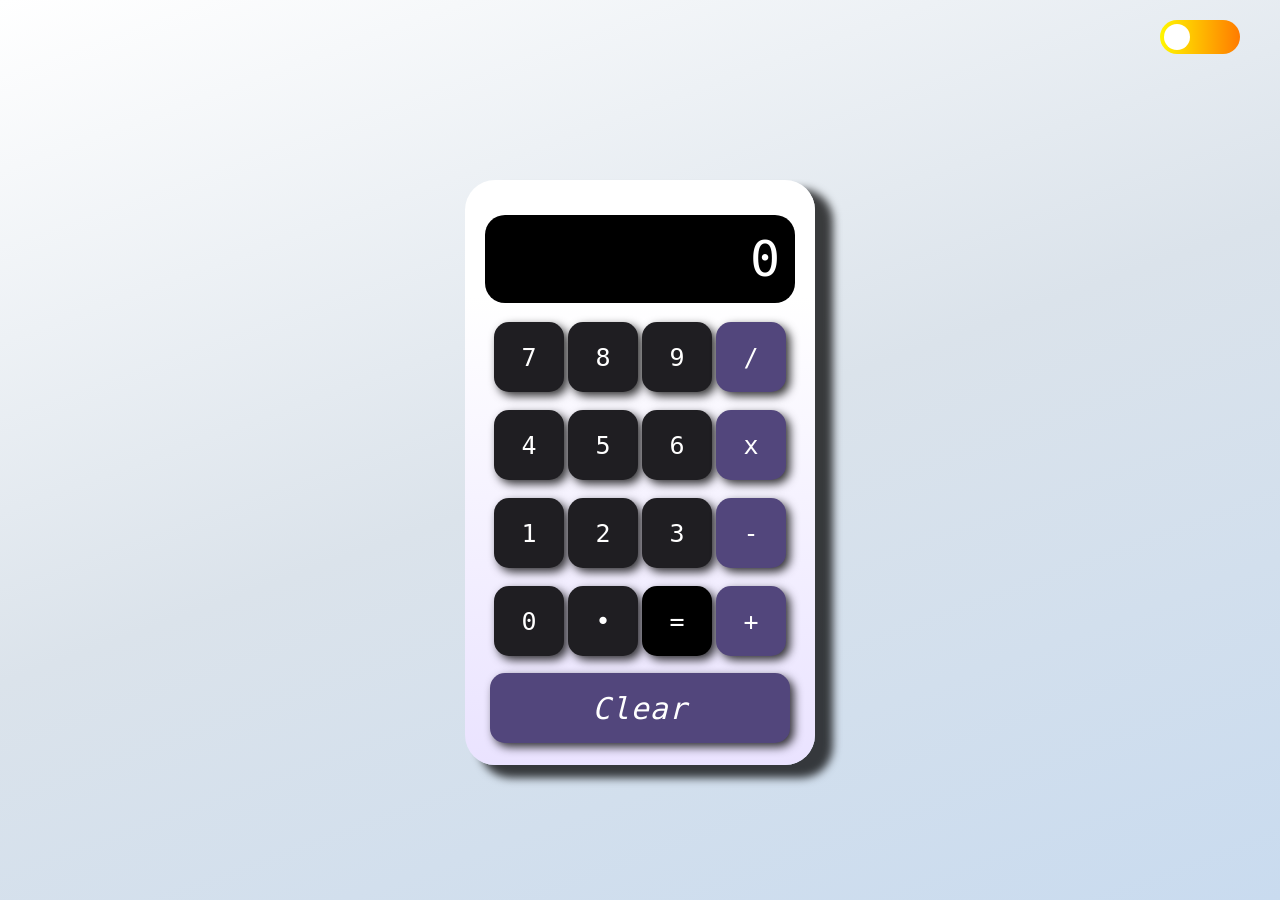
<file: calc/index.html>
<!DOCTYPE html>
<html lang="en">

<head>
    <meta charset="UTF-8">
    <meta name="viewport" content="width=device-width, initial-scale=1.0">
    <title>Calculator</title>
    <link rel="stylesheet" href="style.css">
    <link rel="stylesheet" href="https://cdnjs.cloudflare.com/ajax/libs/font-awesome/6.4.0/css/all.min.css">

    <link rel="preconnect" href="https://fonts.googleapis.com">
    <link rel="preconnect" href="https://fonts.gstatic.com" crossorigin>
    <link href="https://fonts.googleapis.com/css2?family=Rubik+Glitch+Pop&display=swap" rel="stylesheet">

    <link rel="preconnect" href="https://fonts.googleapis.com">
    <link rel="preconnect" href="https://fonts.gstatic.com" crossorigin>
    <link href="https://fonts.googleapis.com/css2?family=Michroma&display=swap" rel="stylesheet">
</head>

<body>
    <div class="container-navbar">
        <label class="toggle-switch">
            <input type="checkbox" id="togglebtn">
            <span class="slider"></span>
        </label>
    </div>

    <div class="container">
        <div class="running-text" id="run-text">You Are in Light Mode</div>
        <div class="calculator">
            <div class="screen">0</div>
            <div class="baris-1">
                <button class="seven">7</button>
                <button class="eight">8</button>
                <button class="nine">9</button>
                <button class="divided">/</button>
            </div>

            <div class="baris-2">
                <button class="four">4</button>
                <button class="five">5</button>
                <button class="six">6</button>
                <button class="times">x</button>
            </div>

            <div class="baris-3">
                <button class="one">1</button>
                <button class="two">2</button>
                <button class="three">3</button>
                <button class="mines">-</button>
            </div>

            <div class="baris-4">
                <button class="zero">0</button>
                <button class="dot">•</button>
                <button class="equal">=</button>
                <button class="plus">+</button>
            </div>
            <div class="baris-5">
                <button class="reset">Clear</button>
            </div>
        </div>
    </div>
    <script src="data.js"></script>
</body>

</html>
</file>
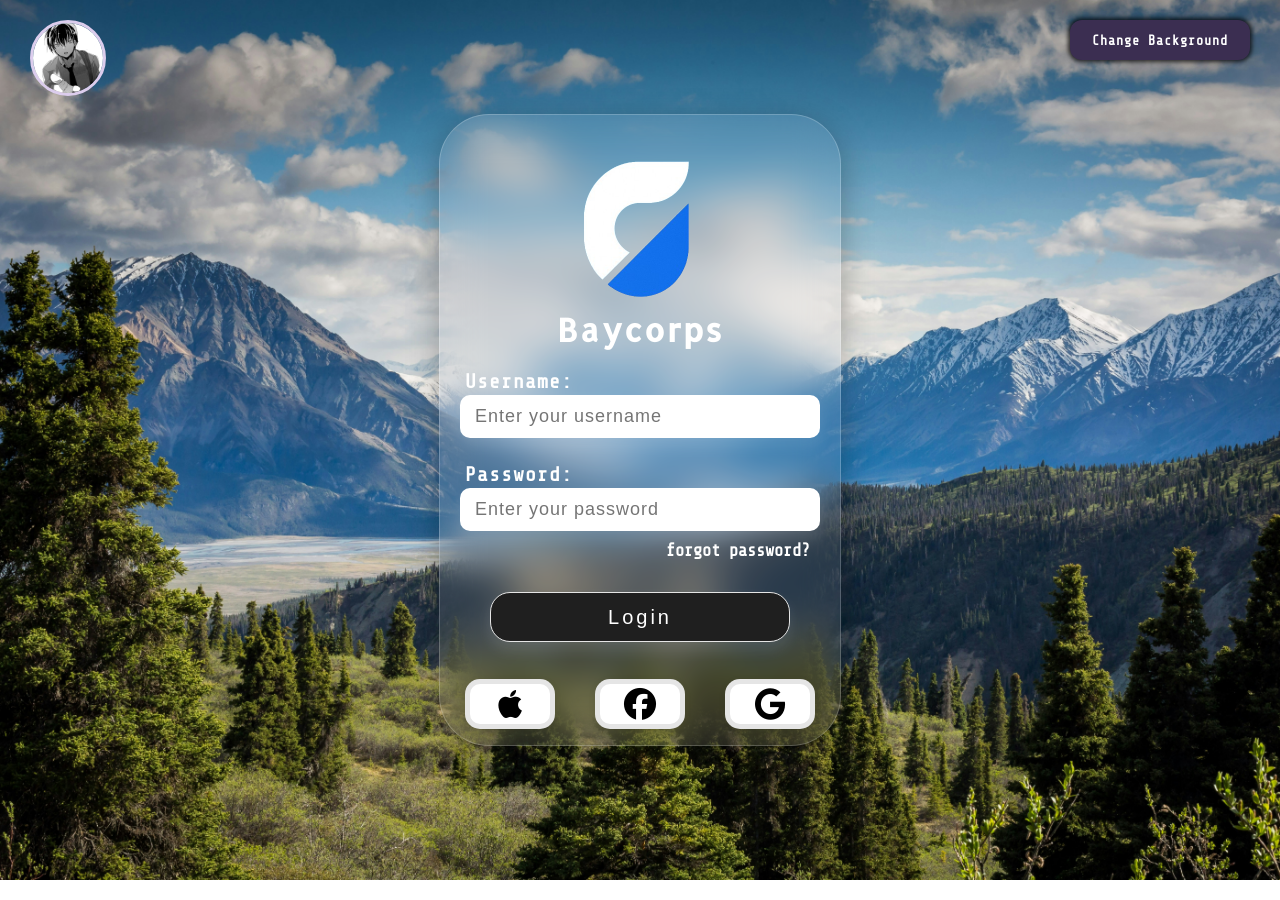
<file: Login Baycorps/index.html>
<!DOCTYPE html>
<html lang="en">
    
<head>
    <meta charset="UTF-8">
    <meta name="viewport" content="width=device-width, initial-scale=1.0">
    <title>Baycorps-login</title>
    <link rel="stylesheet" href="style.css">
    <link rel="icon" href="logo.png" type="image/png">


    <link rel="preconnect" href="https://fonts.googleapis.com">
    <link rel="preconnect" href="https://fonts.gstatic.com" crossorigin>
    <link href="https://fonts.googleapis.com/css2?family=Allerta+Stencil&display=swap" rel="stylesheet">

    <link rel="preconnect" href="https://fonts.googleapis.com">
    <link rel="preconnect" href="https://fonts.gstatic.com" crossorigin>
    <link href="https://fonts.googleapis.com/css2?family=Share+Tech+Mono&display=swap" rel="stylesheet">

    <link rel="preconnect" href="https://fonts.googleapis.com">
    <link rel="preconnect" href="https://fonts.gstatic.com" crossorigin>
    <link href="https://fonts.googleapis.com/css2?family=Bitcount+Prop+Single:wght@100..900&family=Share+Tech+Mono&display=swap" rel="stylesheet">
    
    <link rel="stylesheet" href="https://cdnjs.cloudflare.com/ajax/libs/font-awesome/6.4.0/css/all.min.css">
    <link href='https://unpkg.com/boxicons@2.1.4/css/boxicons.min.css' rel='stylesheet'>


<body>

    <div class="bg1"></div>
    <div class="bg2"></div>
    <div class="bg3"></div>
    <div class="bg4"></div>

    <div class="container">
        <div class="container-navbar">
            <img src="assets/ygir.jpg" alt="" class="profile bx-tada">
            <button class="button" onclick="changebg()">Change Background</button>
        </div>
        <div class="login">
            <div class="img">
                <img src="logo.png" alt="" class="image">
            </div>

            <h1 class="name">Baycorps</h1>

            <div class="username">
                <h1 class="text-username">Username:</h1>

                <input type="text" class="input-username" placeholder="Enter your username" onkeydown="changetopw(event)">
            </div>

            <div class="password" style="position: relative;">
                <h1 class="text-password">Password:</h1>

                <input type="password" class="input-password" placeholder="Enter your password" onkeydown="changetouser(event)" oninput="checkpassword()">

                <i class="fa-solid fa-eye toogle-password" onclick="tooglepassword()"></i>
            </div>

            <div class="forgot">
                <h1 class="forgot-password">forgot password?</h1>
            </div>

            <div class="submit">
                <input type="submit" class="submit-button" value="Login" onclick="data()">
            </div>

            <div class="social-media">

                <div class="apple"><i class="fa-brands fa-apple fa-2x my-apple"></i></div>
                <div class="facebook"><i class="fa-brands fa-facebook fa-2x my-facebook"></i></div>
                <div class="google"><i class="fa-brands fa-google fa-2x my-google"></i></div>

            </div>

        </div>
    </div>
    
    <script src="data.js"></script>
</body>

</html>
</file>
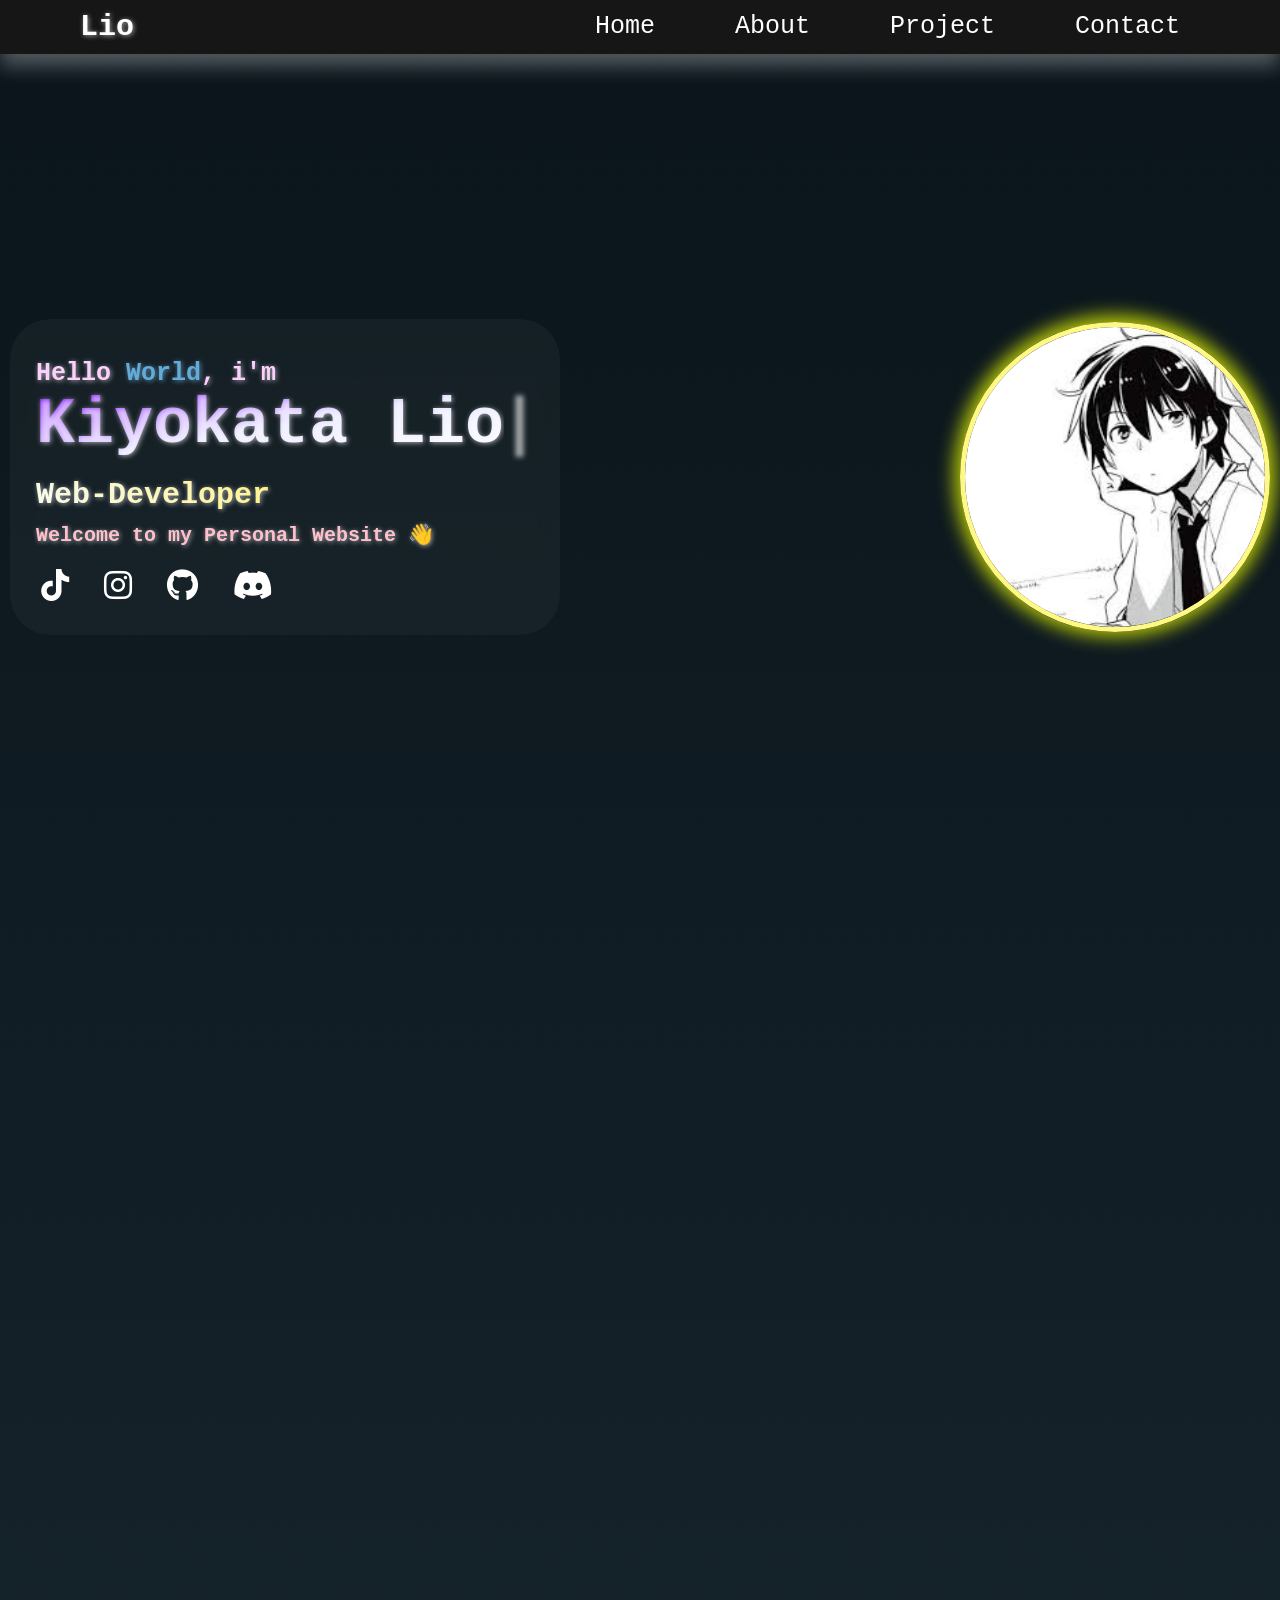
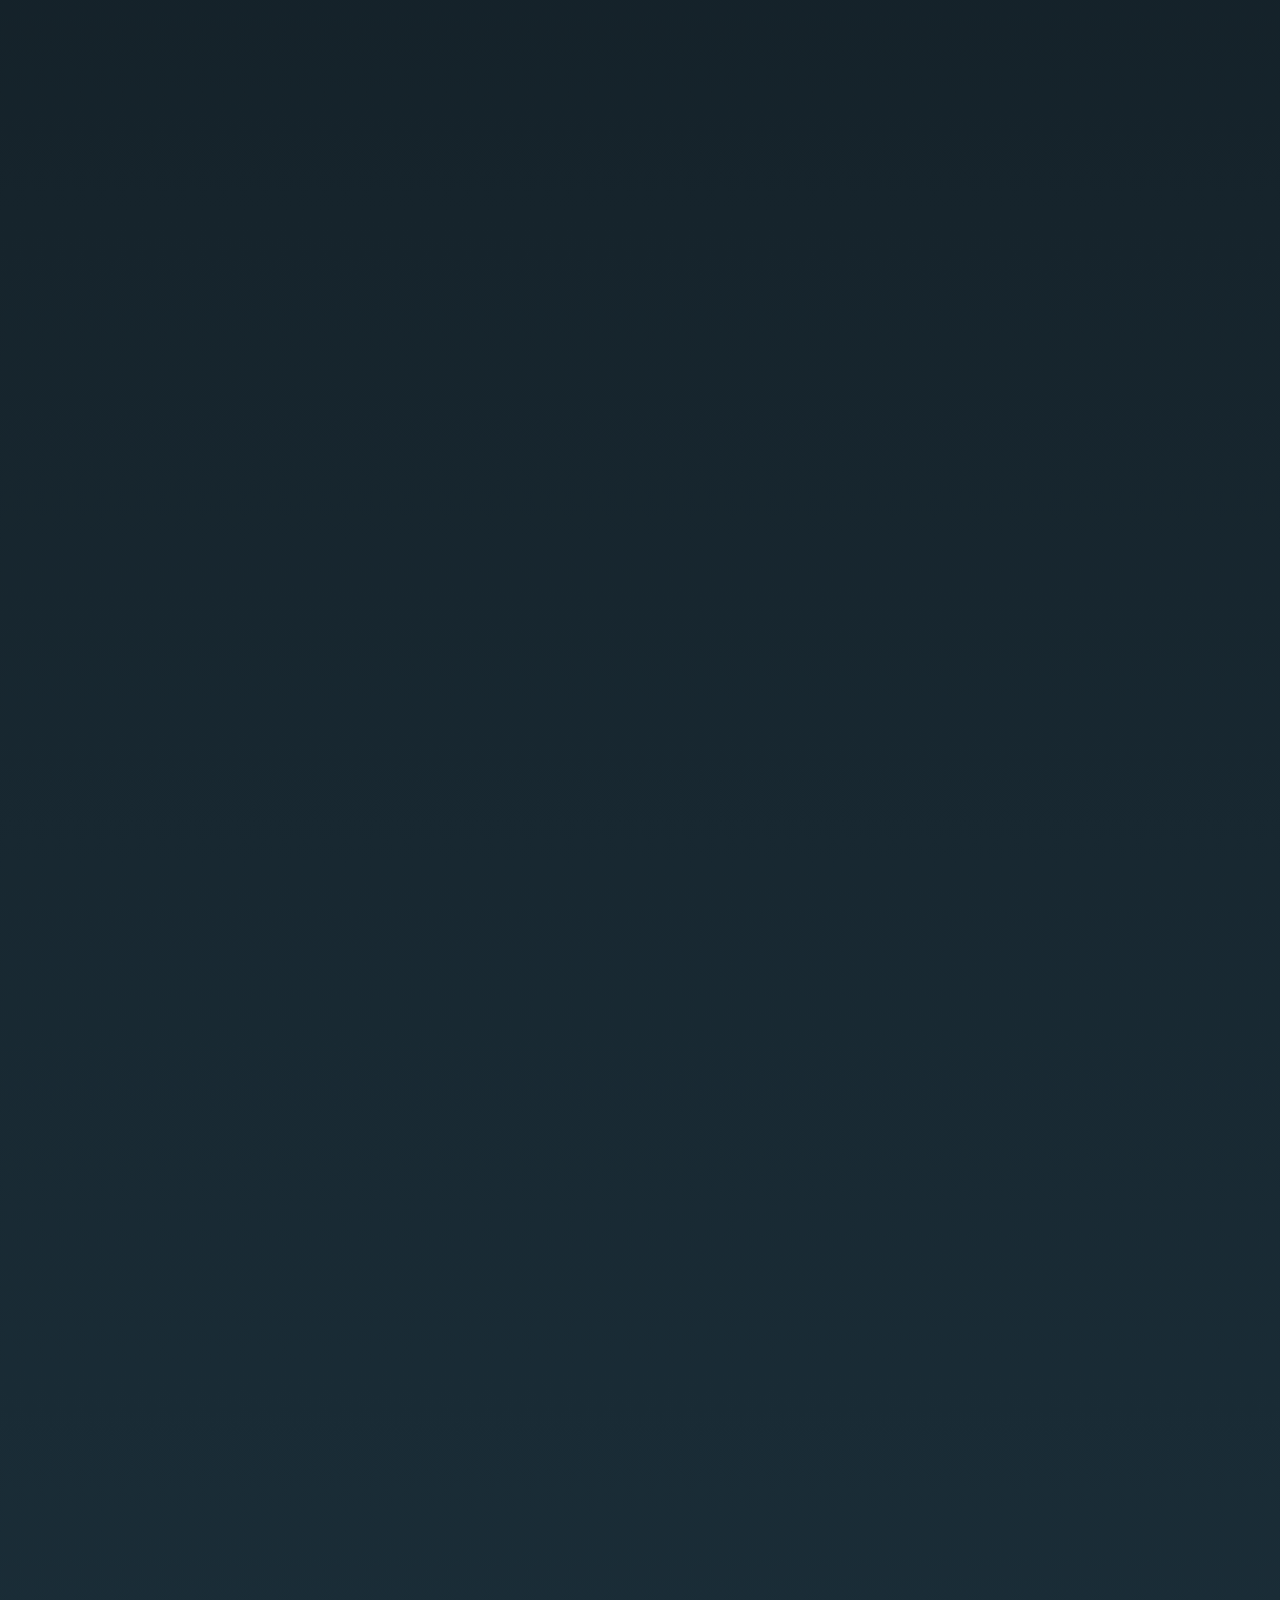
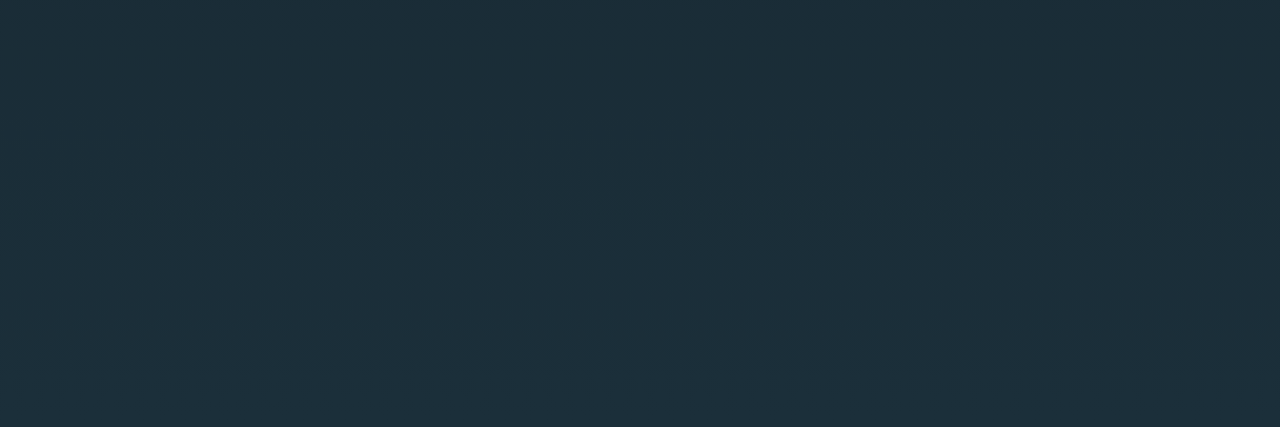
<file: My Portofolio/index.html>
<!DOCTYPE html>
<html lang="en">

<head>
    <meta charset="UTF-8">
    <meta name="viewport" content="width=device-width, initial-scale=1.0">
    <title>Lio Portfolio</title>
    <link rel="stylesheet" href="pagecss/pageone.css">
    <link rel="stylesheet" href="pagecss/pagetwo.css">
    <link rel="stylesheet" href="pagecss/pagethree.css">
    <link rel="stylesheet" href="pagecss/pagefour.css">

    <link rel="stylesheet" href="https://cdnjs.cloudflare.com/ajax/libs/font-awesome/6.5.0/css/all.min.css">
    <link rel="preconnect" href="https://fonts.googleapis.com">
    <link rel="preconnect" href="https://fonts.gstatic.com" crossorigin>
    <link href="https://fonts.googleapis.com/css2?family=Michroma&display=swap" rel="stylesheet">

    <link rel="preconnect" href="https://fonts.googleapis.com">
    <link rel="preconnect" href="https://fonts.gstatic.com" crossorigin>
    <link href="https://fonts.googleapis.com/css2?family=Montserrat:ital,wght@0,100..900;1,100..900&family=Mozilla+Text:wght@200..700&display=swap" rel="stylesheet">

    <link rel="preconnect" href="https://fonts.googleapis.com">
    <link rel="preconnect" href="https://fonts.gstatic.com" crossorigin>
    <link href="https://fonts.googleapis.com/css2?family=Montserrat:ital,wght@0,100..900;1,100..900&family=Mozilla+Text:wght@200..700&family=Roboto:ital,wght@0,100..900;1,100..900&display=swap" rel="stylesheet">

    <link href="https://unpkg.com/aos@2.3.1/dist/aos.css" rel="stylesheet">
</head>

<body>
    <div class="container-navbar">
        <div class="navbar">
            <div class="brand">
                <h1 class="lio">Lio</h1>
            </div>

            <div class="menu">
                <a class="nav-home" href="#home">Home</a>
                <a class="nav-about" href="#about">About</a>
                <a class="nav-project" href="#project">Project</a>
                <a class="nav-contact" href="#contact">Contact</a>
            </div>
        </div>
    </div>

    <div id="universe"></div>

    <section id="home">
        <div class="container-home">
            <div class="image">
                <div class="container-welcome"  data-aos="zoom-out" data-aos-duration="500">
                    <h1 class="sapa">Hello <span class="world">World</span>, i'm</h1>
                    <h1 class="name"><span class="text"></span><span class="cursor">|</span></h1>
                    <h1 class="carrer" id="career">AI-Engineer</h1>
                    <h1 class="welcome">Welcome to my Personal Website 👋</h1>
                    <div class="media">
                        <a href="https://www.tiktok.com/@jutojutooo" target="_blank">
                            <i class="fa-brands fa-tiktok fa-2xl tt"></i>
                        </a>
                        <a href="https://www.instagram.com/userkamu" target="_blank">
                            <i class="fa-brands fa-instagram fa-2xl ig"></i>
                        </a>
                        <a href="https://github.com/LioLawliet  " target="_blank">
                            <i class="fa-brands fa-github fa-2xl wa"></i>
                        </a>
                        <a href="https://discord.com/users/lanomali" target="_blank">
                            <i class="fa-brands fa-discord fa-2xl dc"></i>
                        </a>
                    </div>

                </div>
                <img src="assets/yogiri.jpeg" alt="" class="yogiri"  data-aos="zoom-out" data-aos-duration="500">
            </div>
        </div>
    </section>

    <section id="about">
        <div class="container-about">
            <div  data-aos="zoom-in" data-aos-duration="500" class="position-about">
                <div class="card">
                    <div class="img-wrapper" >
                        <img src="assets/yogiri.jpeg" alt="" class="card-image">
                    </div>
                    
                    <div class="description">
                        <p class="desc-text">
                            Hi everyone! My name is Lio. I'm a front-end enthusiast and aspiring developer from
                            Indonesia.
                            Right now, I'm learning to build interactive and responsive websites using HTML, CSS,
                            JavaScript,
                            and Python. I enjoy exploring the world of UI/UX and bringing simple ideas to life through
                            clean
                            design and smooth code.
                        </p>

                        <p class="desc-text">
                            I'm still growing and learning every day, but I always aim to create websites that are not
                            only
                            functional, but also enjoyable to use. For me, building a website is more than just
                            code—it's
                            about crafting an experience. If you’d like to know more or want to collaborate, feel free
                            to
                            reach out!
                        </p>
                    
                    </div>
                </div>
            </div>

            <div class="skills">
                <div class="skill">
                    <h1 class="skill-text" data-aos="zoom-in" data-aos-duration="500">___Skills___</h1>
                </div>

                <div class="program" data-aos="zoom-in" data-aos-duration="500">
                    <div class="container-program">
                        <i class="fa-brands fa-html5 fa-3x html" style="color: orangered;"></i>
                        <p class="language">HTML</p>
                    </div>

                    <div class="container-program">
                        <i class="fa-brands fa-css3-alt fa-3x css" style="color: deepskyblue;"></i>
                        <p class="language">CSS</p>
                    </div>

                    <div class="container-program">
                        <i class="fa-brands fa-js fa-3x js" style="color: gold;"></i>
                        <p class="language">JavaScript</p>
                    </div>

                    <div class="container-program">
                        <i class="fa-brands fa-python fa-3x py" style="color: #3776AB;"></i>
                        <p class="language">Python</p>
                    </div>     

                </div>
            </div>
        </div>
    </section>

    <section id="project">
        <div class="project-container">
            <div class="project-card">
                <p class="past" data-aos="zoom-out" data-aos-duration="500">Project<span style="color: #fff800;">()</span>:</p>

                <div class="project-1" data-aos="fade-down" data-aos-duration="500">
                    <a href="detailfile/portfolio.html" class="p">
                        <img src="project/portfolio.png" alt="" class="image-project">
                        <h1 class="name-project">Portfolio</h1>
                        <p class="desc-project">A personal website built to showcase identity, skills, and projects. It features an introduction, selected works, and contact info to establish a strong professional presence online.</p>
                    </a>
        
                    <a href="detailfile/eyetracking.html" class="p">
                        <img src="project/eye.png" alt="" class="image-project">
                        <h1 class="name-project">Eye Tracker</h1>
                        <p class="desc-project">An interactive project that tracks user eye movement through the webcam. It demonstrates real-time motion detection and explores alternative user interaction models on the web.</p>
                    </a>
        
                    <a href="detailfile/calculator.html" class="p">
                        <img src="project/calculator.png" alt="" class="image-project">
                        <h1 class="name-project">Calculator</h1>
                        <p class="desc-project">A basic web calculator designed to handle simple arithmetic operations. It focuses on clean layout, input handling, and responsive button interaction for a seamless experience.</p>
                        <h1 class="project-language"></h1>
                    </a>
                </div>
        
                <div class="project-2" data-aos="fade-up" data-aos-duration="500">
                    <a href="detailfile/login.html" class="p">
                        <img src="project/login.png" alt="" class="image-project">
                        <h1 class="name-project">Login Page</h1>
                        <p class="desc-project">A modern login interface built with clear structure and smooth form behavior. It includes input validation and a layout that reflects common standards in web authentication flows.</p>
                        <h1 class="project-language"></h1>
                    </a>
                    
                    <a href="detailfile/confess.html" class="p">
                        <img src="project/confess.png" alt="" class="image-project">
                        <h1 class="name-project">Confession web</h1>
                        <p class="desc-project">A clean and aesthetic platform for sending and reading short confessions. Built with custom-designed chat flow, it focuses on visual clarity and a smooth, user-driven experience.</p>
                    </a>

                    <a href="detailfile/album.html" class="p">
                        <img src="project/album.png" alt="" class="image-project">
                        <h1 class="name-project">Album</h1>
                        <p class="desc-project">A digital photo album that displays a curated set of images. It focuses on visual presentation, structured layout, and user-friendly navigation through static image content.</p>
                    </a>
                </div>
            </div>
        </div>
    </section>

    <section id="contact">
        <div class="container-contact">
            <div class="contact-card" data-aos="fade-up-right">
                <h1 class="touch">Send me a&nbsp;<span class="highlight">Message</span></h1>

                <div class="input">
                    <h1>Name</h1>
                    <input type="text" name="Name" placeholder="Your full name" class="input-text" id="ip-text" required>
                </div>

                <div class="input">
                    <h1>Email</h1>
                    <input type="email" name="Email" autocomplete="email" placeholder="example@gmail.com" class="input-text" id="ip-email" required>
                </div>

                <div class="input">
                    <h1>Message</h1>
                    <textarea type="text" autocomplete="off" name="Message" placeholder="maybe type something like 'Hi'?" class="msg" id="ip-msg" required></textarea>
                </div>

                <button id="send">Send Message →</button>
            </div>

            <div class="information-card" data-aos="fade-left">
                <div class="info-card">
                    <h1>Connect <span>info</span></h1>

                    <!-- ini email -->
                    <div class="info-email">
                        <a href="https://mail.google.com/mail/?view=cm&to=iamlio@gmail.com" target="_blank" class="icon-box">
                            <i class="fa-solid fa-envelope fa-xl" style="color: white;"></i>
                        </a>
    
                        <div class="email-text">
                            <span class="label-text">EMAIL</span>
                            <span class="email">iamlio@gmail.com</span>
                        </div>
    
                    </div>
    
                    <!-- ini nomor -->
                    <div class="info-email">
                        <a href="https://wa.me/6288295073067" target="_blank" class="icon-box">
                            <i class="fa-solid fa-phone fa-xl call" style="color: white;"></i>
                        </a>
    
                        <div class="email-text">
                            <span class="label-text">PHONE</span>
                            <span class="email">+62 882 9507 3067</span>
                        </div>
                        
                    </div>
    
                    <!-- ini location -->
                    <div class="info-email">
                        <a href="https://www.google.com/maps/search/?api=1&query=Jakarta%2C+Indonesia" target="_blank" class="icon-box">
                            <i class="fa-solid fa-location-dot fa-xl" style="color: white;"></i> 
                        </a>
    
                        <div class="email-text">
                            <span class="label-text">LOCATION</span>
                            <span class="email">Jakarta, Indonesia</span>
                        </div>
    
                    </div>
                </div>

            </div>
        </div>

        <div class="popup-overlay" id="popup-overlay">
            <div class="popup-content">
                <div class="box-check">
                    <i class="fa-regular fa-circle-check fa-3x" style="color: white;"></i>
                </div>
                
                <div class="popup-text">
                    <span>Message sent <span class="succes">Succesfully</span></span>
                    <p>Your message has been delivered. i'll get back to you soon</p>
                </div>

                <div class="box-ok" id="box-ok">
                    <h1>OK</h1>
                </div>
    
            </div>
    
         </div>


    </section>

    <script src="https://unpkg.com/aos@2.3.1/dist/aos.js"></script>
    <script>
        AOS.init();
    </script>
    <script src="data.js"></script>

</body>

</html>
</file>
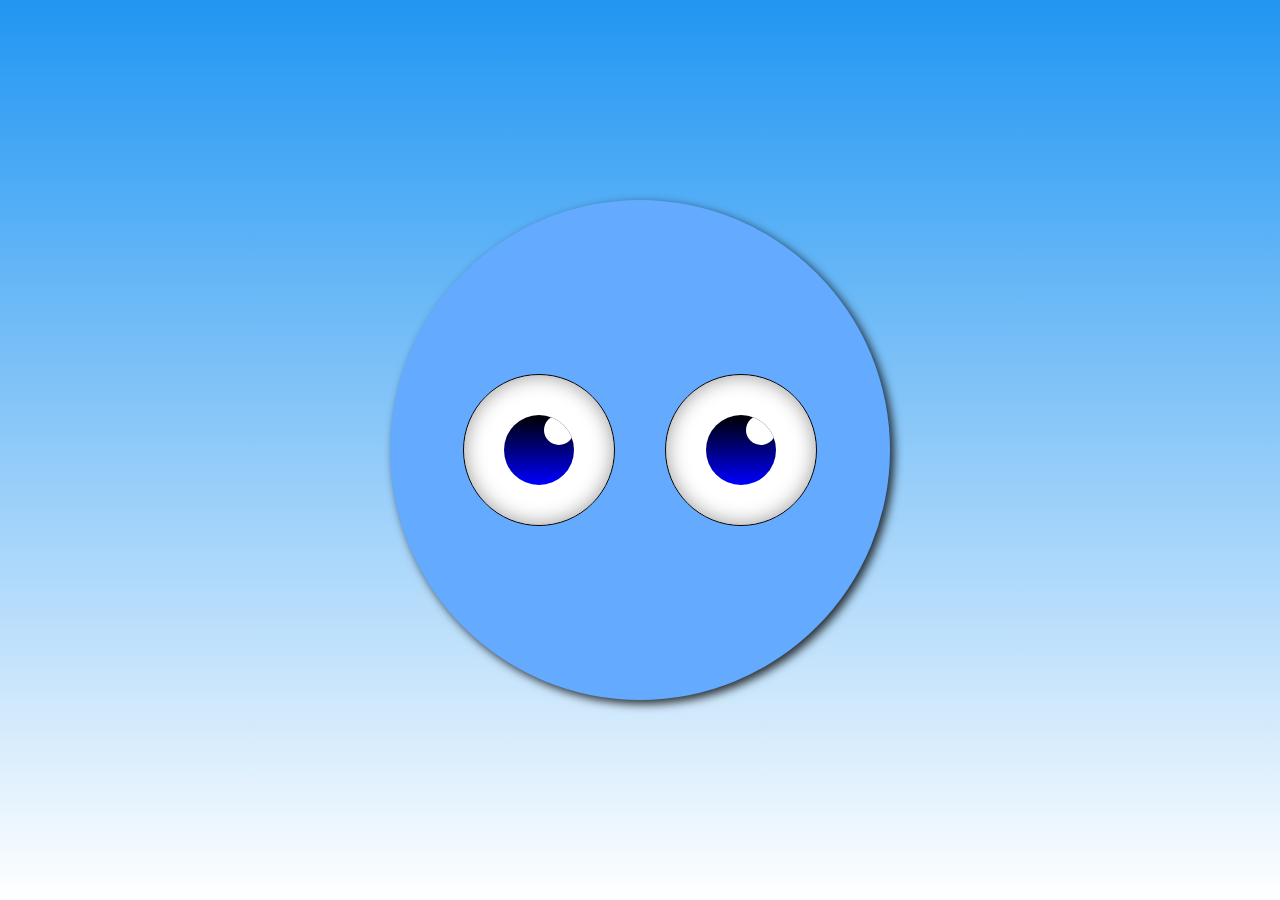
<file: profile card/index.html>
<!DOCTYPE html>
<html lang="en">
<head>
    <meta charset="UTF-8">
    <meta name="viewport" content="width=device-width, initial-scale=1.0">
    <title>Profile card</title>
    <link rel="stylesheet" href="style.css">
</head>
<body>
    <div class="container">
        <div class="head">
            <div class="right-eye">
                <div class="in-eye-right" id="ineyeleft">
                    <div class="inineye"></div>
                </div>
                <div class="blink"></div>
            </div>
            <div class="left-eye">
                <div class="in-eye-left" id="ineyeright">
                    <div class="inineye"></div>
                </div>
                <div class="blink"></div>
            </div>
        </div>
    </div>
    <script src="data.js"></script>
</body>
</html>
</file>
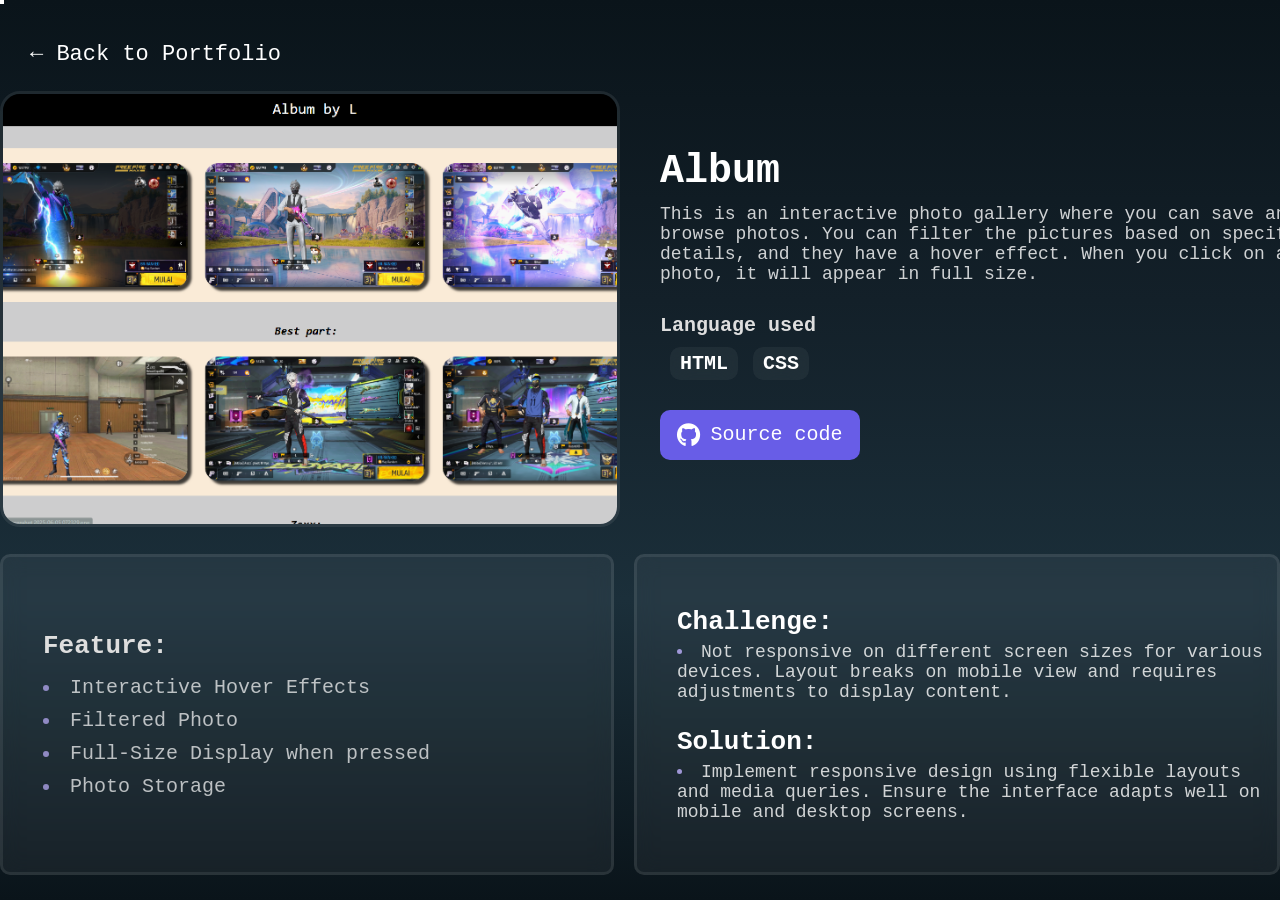
<file: My Portofolio/detailfile/album.html>
<!DOCTYPE html>
<html lang="en">
<head>
    <meta charset="UTF-8">
    <meta name="viewport" content="width=device-width, initial-scale=1.0">
    <title>Project Detail</title>
    <link rel="stylesheet" href="style.css">
    <link rel="stylesheet" href="star.css">
    <link rel="stylesheet" href="https://cdnjs.cloudflare.com/ajax/libs/font-awesome/6.5.0/css/all.min.css">
</head>
<body>
    <div id="universe"></div>

    <div class="body-container">
        <div class="maincontainer">
            <div class="container1">
                <a href="../index.html#project" style="font-family: monospace;" class="back">← Back to Portfolio</a>
            </div>

            <div class="container2">
                <div class="image-section">
                    <img src="detailassets/album.png" alt="" class="detail-image">
                </div>

                <div class="box-section">
                    <div class="desc-section">
                        <h1 class="title">Album</h1>
                        <p class="descript">This is an interactive photo gallery where you can save and browse photos. You can filter the pictures based on specific details, and they have a hover effect. When you click on a photo, it will appear in full size.</p>
                        
                        <div class="programming-container">
                            <h1 class="used-text">Language used</h1>
                            <div class="language">
                                <h1 class="bahasa">HTML</h1>
                                <h1 class="bahasa">CSS</h1>
                            </div>
                        </div>
                        <div class="github">
                            <i class="fa-brands fa-github fa-xl" style="color: white;"></i>
                            <h1>Source code</h1>
                        </div>
                    </div>
                </div>
            </div>
    
            <div class="container3">
                <div class="feature-section">
                    <h1>Feature:</h1>
                    <div class="feature-list">
                        <li class="feature-item">Interactive Hover Effects</li>
                        <li class="feature-item">Filtered Photo</li>
                        <li class="feature-item">Full-Size Display when pressed</li>
                        <li class="feature-item">Photo Storage</li>
                    </div>
                </div>
    
                <div class="chalenge-section">
    
                    <div class="chalenge">
                        <h1>Challenge:</h1>
                        <li>Not responsive on different screen sizes for various devices. Layout breaks on mobile view and requires adjustments to display content.</li>
                    </div>
    
                    <div class="solution">
                        <h1>Solution:</h1>
                        <li>Implement responsive design using flexible layouts and media queries. Ensure the interface adapts well on mobile and desktop screens.</li>
                    </div>
                </div>
            </div>
        </div>
    </div>
    <script src="universe.js"></script>
</body>
</html>
</file>
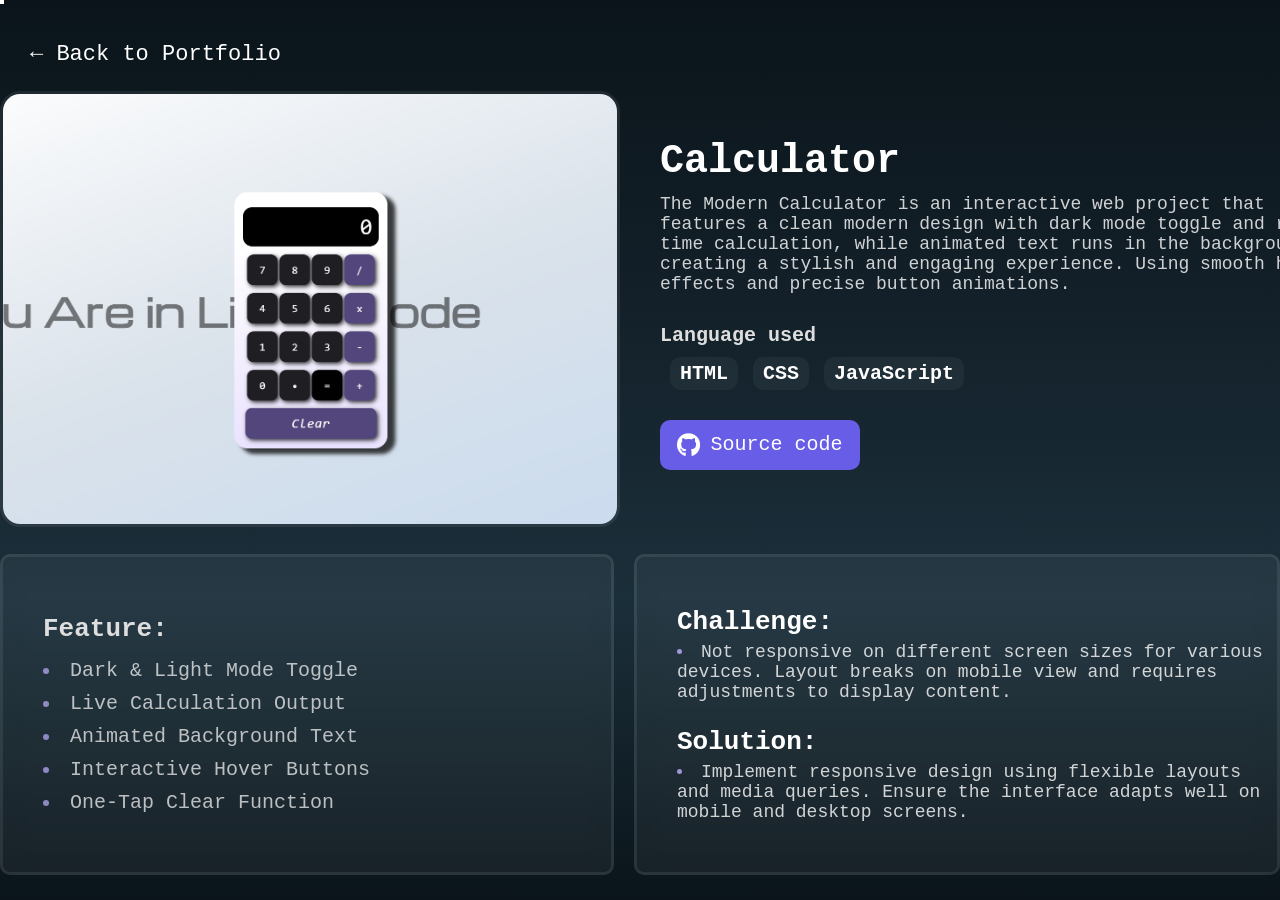
<file: My Portofolio/detailfile/calculator.html>
<!DOCTYPE html>
<html lang="en">
<head>
    <meta charset="UTF-8">
    <meta name="viewport" content="width=device-width, initial-scale=1.0">
    <title>Project Detail</title>
    <link rel="stylesheet" href="style.css">
    <link rel="stylesheet" href="star.css">
    <link rel="stylesheet" href="https://cdnjs.cloudflare.com/ajax/libs/font-awesome/6.5.0/css/all.min.css">
</head>
<body>
    <div id="universe"></div>

    <div class="body-container">
        <div class="maincontainer">
            <div class="container1">
                <a href="../index.html#project" style="font-family: monospace;" class="back">← Back to Portfolio</a>
            </div>

            <div class="container2">
                <div class="image-section">
                    <img src="detailassets/calculator.png" alt="" class="detail-image">
                </div>

                <div class="box-section">
                    <div class="desc-section">
                        <h1 class="title">Calculator</h1>
                        <p class="descript">The Modern Calculator is an interactive web project that features a clean modern design with dark mode toggle and real-time calculation, while animated text runs in the background, creating a stylish and engaging experience. Using smooth hover effects and precise button animations.</p>
                        
                        <div class="programming-container">
                            <h1 class="used-text">Language used</h1>
                            <div class="language">
                                <h1 class="bahasa">HTML</h1>
                                <h1 class="bahasa">CSS</h1>
                                <h1 class="bahasa">JavaScript</h1>
                            </div>
                        </div>
                        <div class="github">
                            <i class="fa-brands fa-github fa-xl" style="color: white;"></i>
                            <h1>Source code</h1>
                        </div>
                    </div>
                </div>
            </div>
    
            <div class="container3">
                <div class="feature-section">
                    <h1>Feature:</h1>
                    <div class="feature-list">
                        <li class="feature-item">Dark & Light Mode Toggle</li>
                        <li class="feature-item">Live Calculation Output</li>
                        <li class="feature-item">Animated Background Text</li>
                        <li class="feature-item">Interactive Hover Buttons</li>
                        <li class="feature-item">One-Tap Clear Function</li>
                    </div>
                </div>
    
                <div class="chalenge-section">
    
                    <div class="chalenge">
                        <h1>Challenge:</h1>
                        <li>Not responsive on different screen sizes for various devices. Layout breaks on mobile view and requires adjustments to display content.</li>
                    </div>
    
                    <div class="solution">
                        <h1>Solution:</h1>
                        <li>Implement responsive design using flexible layouts and media queries. Ensure the interface adapts well on mobile and desktop screens.</li>
                    </div>
                </div>
            </div>
        </div>
    </div>
    <script src="universe.js"></script>
</body>
</html>
</file>
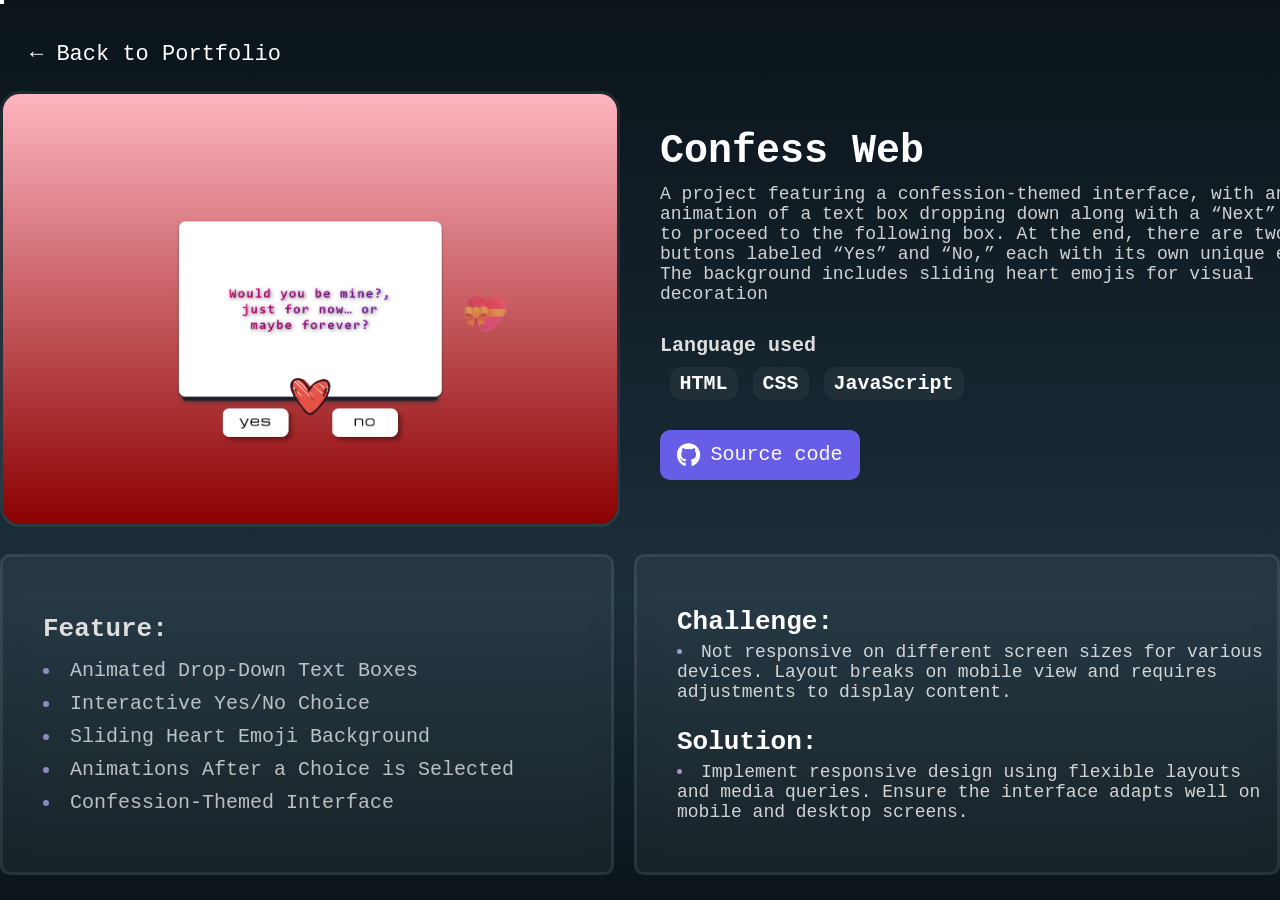
<file: My Portofolio/detailfile/confess.html>
<!DOCTYPE html>
<html lang="en">
<head>
    <meta charset="UTF-8">
    <meta name="viewport" content="width=device-width, initial-scale=1.0">
    <title>Project Detail</title>
    <link rel="stylesheet" href="style.css">
    <link rel="stylesheet" href="star.css">
    <link rel="stylesheet" href="https://cdnjs.cloudflare.com/ajax/libs/font-awesome/6.5.0/css/all.min.css">
</head>
<body>
    <div id="universe"></div>

    <div class="body-container">
        <div class="maincontainer">
            <div class="container1">
                <a href="../index.html#project" style="font-family: monospace;" class="back">← Back to Portfolio</a>
            </div>

            <div class="container2">
                <div class="image-section">
                    <img src="detailassets/confess.png" alt="" class="detail-image">
                </div>

                <div class="box-section">
                    <div class="desc-section">
                        <h1 class="title">Confess Web</h1>
                        <p class="descript">A project featuring a confession-themed interface, with an animation of a text box dropping down along with a “Next” button to proceed to the following box. At the end, there are two buttons labeled “Yes” and “No,” each with its own unique effect. The background includes sliding heart emojis for visual decoration</p>
                        
                        <div class="programming-container">
                            <h1 class="used-text">Language used</h1>
                            <div class="language">
                                <h1 class="bahasa">HTML</h1>
                                <h1 class="bahasa">CSS</h1>
                                <h1 class="bahasa">JavaScript</h1>
                            </div>
                        </div>
                        <div class="github">
                            <i class="fa-brands fa-github fa-xl" style="color: white;"></i>
                            <h1>Source code</h1>
                        </div>
                    </div>
                </div>
            </div>
    
            <div class="container3">
                <div class="feature-section">
                    <h1>Feature:</h1>
                    <div class="feature-list">
                        <li class="feature-item">Animated Drop-Down Text Boxes</li>
                        <li class="feature-item">Interactive Yes/No Choice</li>
                        <li class="feature-item">Sliding Heart Emoji Background</li>
                        <li class="feature-item">Animations After a Choice is Selected</li>
                        <li class="feature-item">Confession-Themed Interface</li>
                    </div>
                </div>
    
                <div class="chalenge-section">
    
                    <div class="chalenge">
                        <h1>Challenge:</h1>
                        <li>Not responsive on different screen sizes for various devices. Layout breaks on mobile view and requires adjustments to display content.</li>
                    </div>
    
                    <div class="solution">
                        <h1>Solution:</h1>
                        <li>Implement responsive design using flexible layouts and media queries. Ensure the interface adapts well on mobile and desktop screens.</li>
                    </div>
                </div>
            </div>
        </div>
    </div>
    <script src="universe.js"></script>
</body>
</html>
</file>
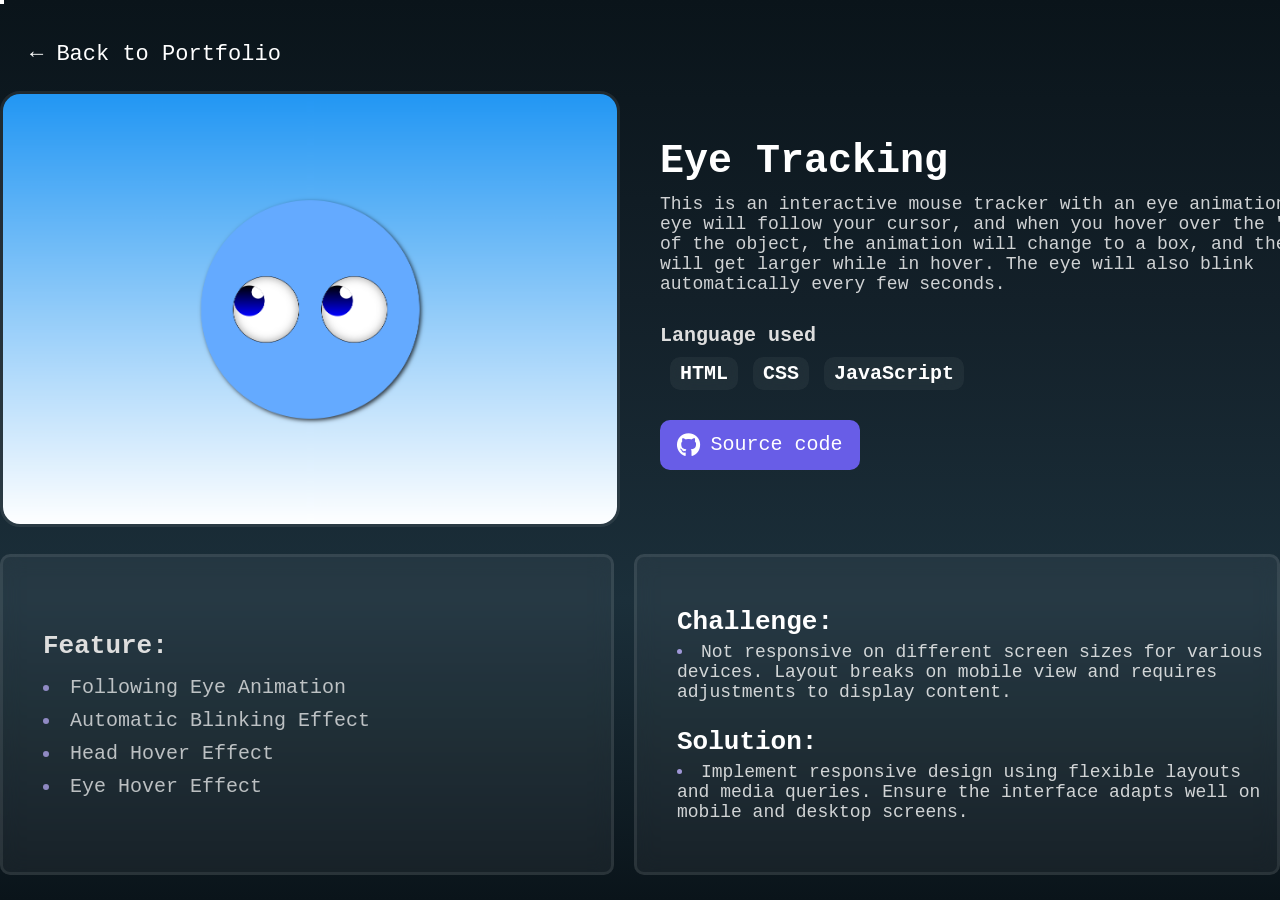
<file: My Portofolio/detailfile/eyetracking.html>
<!DOCTYPE html>
<html lang="en">
<head>
    <meta charset="UTF-8">
    <meta name="viewport" content="width=device-width, initial-scale=1.0">
    <title>Project Detail</title>
    <link rel="stylesheet" href="style.css">
    <link rel="stylesheet" href="star.css">
    <link rel="stylesheet" href="https://cdnjs.cloudflare.com/ajax/libs/font-awesome/6.5.0/css/all.min.css">
</head>
<body>
    <div id="universe"></div>

    <div class="body-container">
        <div class="maincontainer">
            <div class="container1">
                <a href="../index.html#project" style="font-family: monospace;" class="back">← Back to Portfolio</a>
            </div>

            <div class="container2">
                <div class="image-section">
                    <img src="detailassets/eye.png" alt="" class="detail-image">
                </div>

                <div class="box-section">
                    <div class="desc-section">
                        <h1 class="title">Eye Tracking</h1>
                        <p class="descript">This is an interactive mouse tracker with an eye animation. The eye will follow your cursor, and when you hover over the "head" of the object, the animation will change to a box, and the eye will get larger while in hover. The eye will also blink automatically every few seconds.</p>
                        
                        <div class="programming-container">
                            <h1 class="used-text">Language used</h1>
                            <div class="language">
                                <h1 class="bahasa">HTML</h1>
                                <h1 class="bahasa">CSS</h1>
                                <h1 class="bahasa">JavaScript</h1>
                            </div>
                        </div>
                        <div class="github">
                            <i class="fa-brands fa-github fa-xl" style="color: white;"></i>
                            <h1>Source code</h1>
                        </div>
                    </div>
                </div>
            </div>
    
            <div class="container3">
                <div class="feature-section">
                    <h1>Feature:</h1>
                    <div class="feature-list">
                        <li class="feature-item">Following Eye Animation</li>
                        <li class="feature-item">Automatic Blinking Effect</li>
                        <li class="feature-item">Head Hover Effect</li>
                        <li class="feature-item">Eye Hover Effect</li>
                    </div>
                </div>
    
                <div class="chalenge-section">
    
                    <div class="chalenge">
                        <h1>Challenge:</h1>
                        <li>Not responsive on different screen sizes for various devices. Layout breaks on mobile view and requires adjustments to display content.</li>
                    </div>
    
                    <div class="solution">
                        <h1>Solution:</h1>
                        <li>Implement responsive design using flexible layouts and media queries. Ensure the interface adapts well on mobile and desktop screens.</li>
                    </div>
                </div>
            </div>
        </div>
    </div>
    <script src="universe.js"></script>
</body>
</html>
</file>
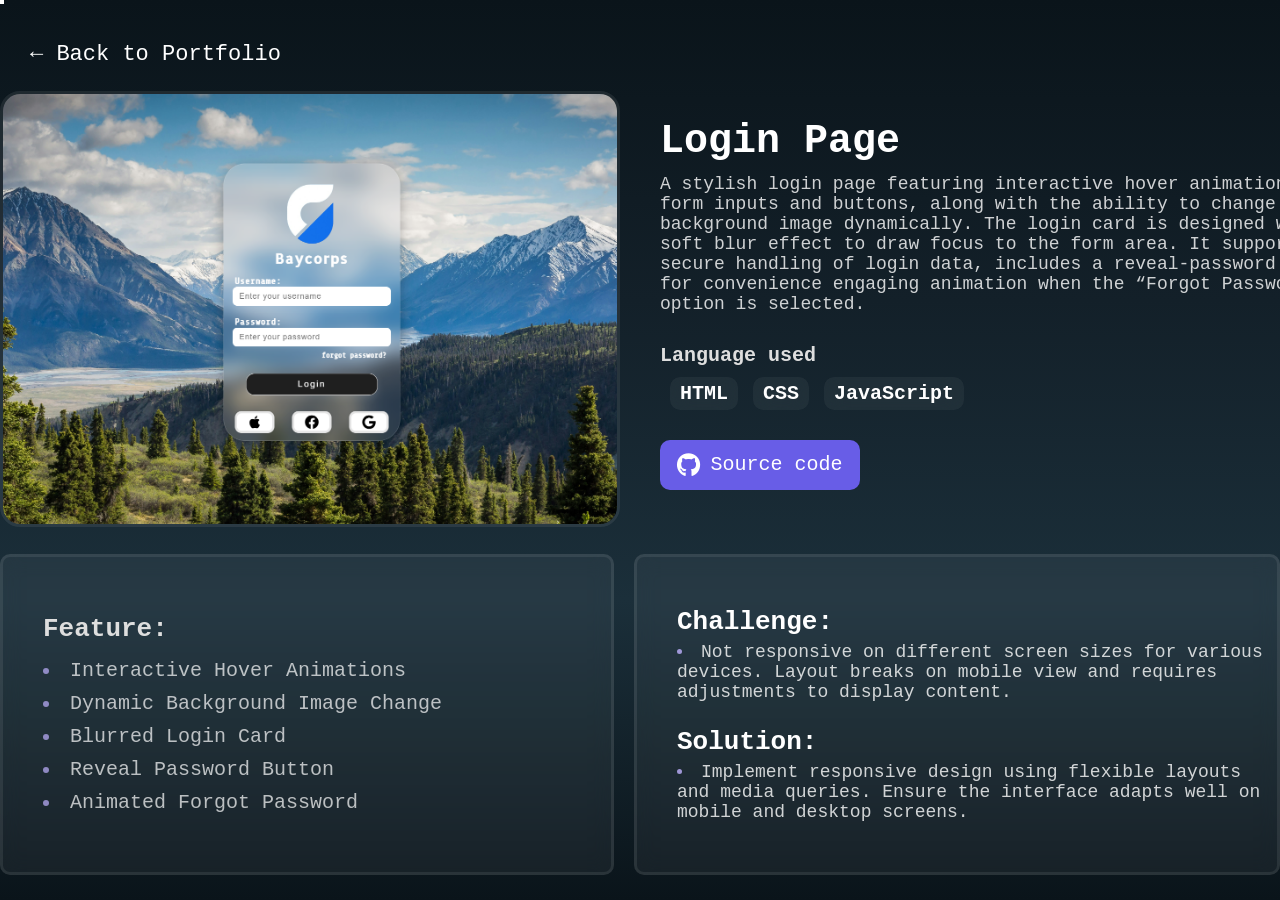
<file: My Portofolio/detailfile/login.html>
<!DOCTYPE html>
<html lang="en">
<head>
    <meta charset="UTF-8">
    <meta name="viewport" content="width=device-width, initial-scale=1.0">
    <title>Project Detail</title>
    <link rel="stylesheet" href="style.css">
    <link rel="stylesheet" href="star.css">
    <link rel="stylesheet" href="https://cdnjs.cloudflare.com/ajax/libs/font-awesome/6.5.0/css/all.min.css">
</head>
<body>
    <div id="universe"></div>

    <div class="body-container">
        <div class="maincontainer">
            <div class="container1">
                <a href="../index.html#project" style="font-family: monospace;" class="back">← Back to Portfolio</a>
            </div>

            <div class="container2">
                <div class="image-section">
                    <img src="detailassets/login.png" alt="" class="detail-image">
                </div>

                <div class="box-section">
                    <div class="desc-section">
                        <h1 class="title">Login Page</h1>
                        <p class="descript">A stylish login page featuring interactive hover animations for form inputs and buttons, along with the ability to change the background image dynamically. The login card is designed with a soft blur effect to draw focus to the form area. It supports secure handling of login data, includes a reveal-password button for convenience engaging animation when the “Forgot Password” option is selected.</p>
                        
                        <div class="programming-container">
                            <h1 class="used-text">Language used</h1>
                            <div class="language">
                                <h1 class="bahasa">HTML</h1>
                                <h1 class="bahasa">CSS</h1>
                                <h1 class="bahasa">JavaScript</h1>
                            </div>
                        </div>
                        <div class="github">
                            <i class="fa-brands fa-github fa-xl" style="color: white;"></i>
                            <h1>Source code</h1>
                        </div>
                    </div>
                </div>
            </div>
    
            <div class="container3">
                <div class="feature-section">
                    <h1>Feature:</h1>
                    <div class="feature-list">
                        <li class="feature-item">Interactive Hover Animations </li>
                        <li class="feature-item">Dynamic Background Image Change</li>
                        <li class="feature-item">Blurred Login Card </li>
                        <li class="feature-item">Reveal Password Button</li>
                        <li class="feature-item">Animated Forgot Password</li>
                    </div>
                </div>
    
                <div class="chalenge-section">
    
                    <div class="chalenge">
                        <h1>Challenge:</h1>
                        <li>Not responsive on different screen sizes for various devices. Layout breaks on mobile view and requires adjustments to display content.</li>
                    </div>
    
                    <div class="solution">
                        <h1>Solution:</h1>
                        <li>Implement responsive design using flexible layouts and media queries. Ensure the interface adapts well on mobile and desktop screens.</li>
                    </div>
                </div>
            </div>
        </div>
    </div>
    <script src="universe.js"></script>
</body>
</html>
</file>
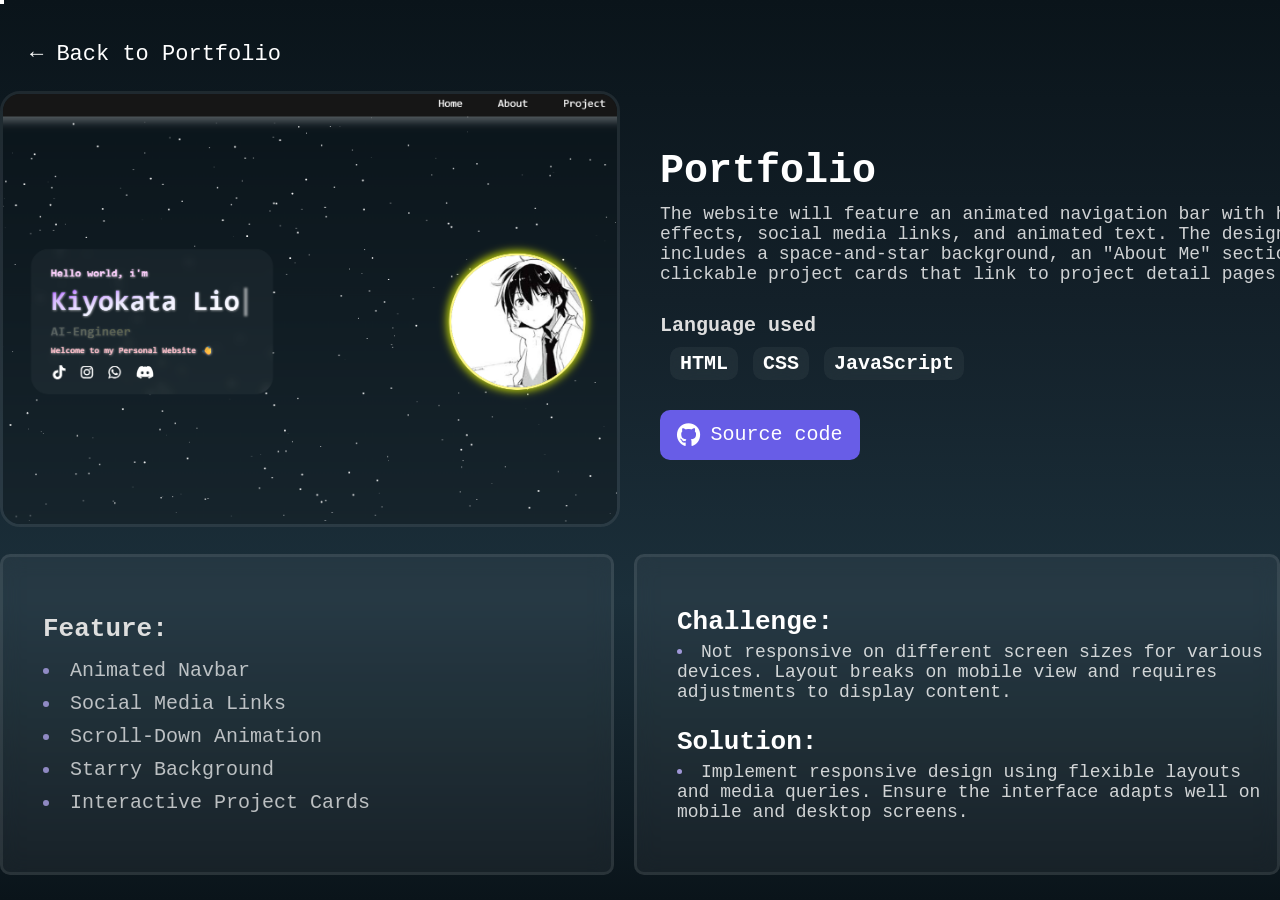
<file: My Portofolio/detailfile/portfolio.html>
<!DOCTYPE html>
<html lang="en">
<head>
    <meta charset="UTF-8">
    <meta name="viewport" content="width=device-width, initial-scale=1.0">
    <title>Project Detail</title>
    <link rel="stylesheet" href="style.css">
    <link rel="stylesheet" href="star.css">
    <link rel="stylesheet" href="https://cdnjs.cloudflare.com/ajax/libs/font-awesome/6.5.0/css/all.min.css">
</head>
<body>
    <div id="universe"></div>

    <div class="body-container">
        <div class="maincontainer">
            <div class="container1">
                <a href="../index.html#project" style="font-family: monospace;" class="back">← Back to Portfolio</a>
            </div>

            <div class="container2">
                <div class="image-section">
                    <img src="detailassets/portfolio.png" alt="" class="detail-image">
                </div>

                <div class="box-section">
                    <div class="desc-section">
                        <h1 class="title">Portfolio</h1>
                        <p class="descript">The website will feature an animated navigation bar with hover effects, social media links, and animated text. The design includes a space-and-star background, an "About Me" section, and clickable project cards that link to project detail pages.</p>
                        
                        <div class="programming-container">
                            <h1 class="used-text">Language used</h1>
                            <div class="language">
                                <h1 class="bahasa">HTML</h1>
                                <h1 class="bahasa">CSS</h1>
                                <h1 class="bahasa">JavaScript</h1>
                            </div>
                        </div>
                        <div class="github">
                            <i class="fa-brands fa-github fa-xl" style="color: white;"></i>
                            <h1>Source code</h1>
                        </div>
                    </div>
                </div>
            </div>
    
            <div class="container3">
                <div class="feature-section">
                    <h1>Feature:</h1>
                    <div class="feature-list">
                        <li class="feature-item">Animated Navbar</li>
                        <li class="feature-item">Social Media Links</li>
                        <li class="feature-item">Scroll-Down Animation</li>
                        <li class="feature-item">Starry Background</li>
                        <li class="feature-item">Interactive Project Cards</li>
                    </div>
                </div>
    
                <div class="chalenge-section">
    
                    <div class="chalenge">
                        <h1>Challenge:</h1>
                        <li>Not responsive on different screen sizes for various devices. Layout breaks on mobile view and requires adjustments to display content.</li>
                    </div>
    
                    <div class="solution">
                        <h1>Solution:</h1>
                        <li>Implement responsive design using flexible layouts and media queries. Ensure the interface adapts well on mobile and desktop screens.</li>
                    </div>
                </div>
            </div>
        </div>
    </div>
    <script src="universe.js"></script>
</body>
</html>
</file>
<file: calc/style.css>
* {
    margin: 0;
    padding: 0;
}


body {
    background: linear-gradient(160deg, #ffffff 0%, #dbe3eb 50%, #c9dbef 100%);
    height: 100vh;
    transition: 1s;
}

/* darkmode */

body.dark {
    background: linear-gradient(160deg, #121212 0%, #2e2e41 50%, #42426d 100%);
    transition: 1s;

}

body.dark .calculator {
    background: linear-gradient(130deg, #0d063d 0%, #493084 100%);
    box-shadow: 0 0 15px rgba(255, 255, 255, 0.1);
    transition: 1s;

    box-shadow: 7px 11px 16px 3px rgba(0, 0, 0, 0.75);
    -webkit-box-shadow: 7px 11px 16px 3px rgba(0, 0, 0, 0.75);
    -moz-box-shadow: 7px 11px 16px 3px rgba(0, 0, 0, 0.75);
}

body.dark .screen {
    background-color: white;
    color: black;
    transition: 1s;
}

body.dark button {
    background-color: #dddddd;
    color: #000000;

}

body.dark .plus,
body.dark .mines,
body.dark .times,
body.dark .divided {
    background-color: #3c29b7;
    color: #ffffff;
}

body.dark .plus:hover,
body.dark .mines:hover,
body.dark .times:hover,
body.dark .divided:hover {
    background-color: #a29bfe;
    transform: scale(1.05);
    color: black;

}

body.dark .reset {
    background-color: #3c29b7;
    color: white;

}

body.dark .reset:hover {
    background-color: #a29bfe;
    color: black;
    transform: scale(1.05);
}

body.dark .one:hover {
    background-color: #ff4d6d;
    transition: 0.6s;
}

/* neon pink */
body.dark .two:hover {
    background-color: #ff884d;
    transition: 0.6s;
}

/* neon orange */
body.dark .three:hover {
    background-color: #ffd93d;
    transition: 0.6s;
}

/* neon yellow */
body.dark .four:hover {
    background-color: #32ff7e;
    transition: 0.6s;
}

/* neon green */
body.dark .five:hover {
    background-color: #18dcff;
    transition: 0.6s;
}

/* neon cyan */
body.dark .six:hover {
    background-color: #7d5fff;
    transition: 0.6s;
}

/* neon purple */
body.dark .seven:hover {
    background-color: #c56cf0;
    transition: 0.6s;
}

/* lavender neon */
body.dark .eight:hover {
    background-color: #3ae374;
    transition: 0.6s;
}

/* hijau stabilo */
body.dark .nine:hover {
    background-color: #f368e0;
    transition: 0.6s;
}

/* pink violet */
body.dark .zero:hover {
    background-color: #ff9ff3;
    transition: 0.6s;
}

/* pink muda neon */
body.dark .dot:hover {
    background-color: #8395ff;
    transition: 0.6s;
}

/* biru lembut neon */
body.dark .equal:hover {
    background-color: rgb(39, 39, 43);
    transition: 0.6s;
    color: white;
}


/* darkmode end */
/* navbar start */

.container-navbar {
    height: 5vh;
    display: flex;
    justify-content: flex-end;
}

.toggle-switch {
    position: relative;
    display: inline-block;
    width: 80px;
    height: 34px;
    margin-top: 20px;
    margin-right: 40px;
}

.toggle-switch input {
    opacity: 0;
    width: 0;
    height: 0;
}

.slider {
    position: absolute;
    cursor: pointer;
    top: 0;
    left: 0;
    right: 0;
    bottom: 0;
    background: linear-gradient(to right, #fff700, #ff7b00);
    transition: 0.4s;
    border-radius: 34px;
}

.slider::before {
    position: absolute;
    content: "";
    height: 26px;
    width: 26px;
    left: 4px;
    bottom: 4px;
    background-color: rgb(255, 255, 255);
    transition: 0.4s;
    border-radius: 50%;
}

input:checked+.slider {
    background: linear-gradient(to right, #4e54c8, #2b2b5c);
}

input:checked+.slider::before {
    transform: translateX(46px);

}

/* navbar end */




.container {
    display: flex;
    justify-content: center;
    align-items: center;
    height: 95vh;
}


.running-text {
    position: fixed;
    top: 50%;
    left: 100%;
    transform: translateY(-50%);
    font-size: 100px;
    font-weight: bold;
    color: rgba(0, 0, 0,0.5); /* transparan biar gak ganggu */
    white-space: nowrap;
    z-index: 0; /* di belakang */
    animation: jalan 10s linear infinite;
    pointer-events: none; /* biar gak ganggu klik */
    font-family:'Michroma' ,sans-serif;
    font-size: 90px;
}

body.dark .running-text {
    color: rgba(255, 255, 255, 0.5); /* transparan biar gak ganggu */
    font-family: 'Rubik Glitch Pop',sans-serif;
    letter-spacing: 10px;
    font-size: 100px;
}

@keyframes jalan {
    0% {
        left: 100%;
    }
    100% {
        left: -100%;
    }
}




.calculator {
    background: #eae3ff;
    background: linear-gradient(90deg, #eae3ff 0%, #ffffff 80%);
    background: -webkit-linear-gradient(90deg, #eae3ff 0%, #ffffff 80%);
    background: -moz-linear-gradient(90deg, #eae3ff 0%, #ffffff 80%);

    display: grid;
    justify-content: center;

    max-width: 322px;

    padding-top: 30px;
    border-radius: 30px;
    padding: 20px;

    overflow: hidden;
    text-overflow: ellipsis;
    white-space: nowrap;

    box-shadow: 16px 11px 9px 2px rgba(0, 0, 0, 0.75);
    -webkit-box-shadow: 16px 11px 9px 2px rgba(0, 0, 0, 0.75);
    -moz-box-shadow: 16px 11px 9px 2px rgba(0, 0, 0, 0.75);

    z-index: 999;
}

.screen {

    background-color: black;
    padding: 15px;
    border-radius: 20px;

    margin-bottom: 10px;
    color: white;

    font-size: 50px;
    display: flex;
    justify-content: flex-end;
    align-items: center;

    font-family: monospace;

    margin-top: 15px;

    overflow: hidden;
    white-space: nowrap;
    text-overflow: ellipsis;
    max-width: 280px;
    flex-shrink: 1;


}


.baris-1,
.baris-2,
.baris-3,
.baris-4 {
    margin: 7px;
    display: flex;
    justify-content: center;
}

button {
    margin: 2px;
    width: 70px;
    height: 70px;

    border-radius: 15px;
    border: none;

    background-color: rgb(31, 30, 34);
    color: white;
    font-size: 25px;
    font-family: monospace;

    box-shadow: rgba(0, 0, 0, 0.8) 4px 4px 10px 0px;

}

.baris-5 {
    display: flex;
    justify-content: center;
}

.reset {
    width: 100%;
    /* biar full parent */
    max-width: 300px;

    display: flex;
    justify-content: center;
    align-items: center;

    background-color: rgb(82, 70, 124);

    letter-spacing: 1px;
    font-size: 30px;

    font-family: monospace;
    font-style: italic;
    cursor: pointer;
    transition: 0.3s;

    margin-top: 8px;

}

.reset:hover {
    transform: scale(1.05);
    transition: 0.3s;
    background-color: rgb(226, 224, 234);
    color: rgb(0, 0, 0);
    box-shadow: none;
    margin-top: 10px;
}


.plus,
.mines,
.times,
.divided {
    background-color: rgb(82, 70, 124);
    cursor: pointer;
    transition: 0.4s;
}

.plus:hover,
.mines:hover,
.times:hover,
.divided:hover {
    background-color: rgb(141, 124, 205);
    transition: 0.4s;
    transform: scale(1.05);
    animation: fa-bounce 1s infinite;
    box-shadow: none;
}

.equal {
    background-color: rgb(0, 0, 0);
    color: rgb(255, 255, 255);
    cursor: pointer;
    transition: 0.8s;
}

.equal:hover {
    animation: fa-spin 1s infinite;
    background-color: rgb(249, 247, 254);
    color: black;
    transition: 0.8s;
    box-shadow: none;

}

.one,
.two,
.three,
.four,
.five,
.six,
.seven,
.eight,
.nine,
.zero,
.dot {
    transition: 0.6s;
    cursor: pointer;
}

.one:hover,
.two:hover,
.three:hover,
.four:hover,
.five:hover,
.six:hover,
.seven:hover,
.eight:hover,
.nine:hover,
.zero:hover,
.dot:hover {
    animation: fa-spin 1s infinite reverse;
    box-shadow: none;
}

.one:hover {
    background-color: #e07d7d;
    transition: 0.6s;
}

.two:hover {
    background-color: #e6a96d;
    transition: 0.6s;
}

.three:hover {
    background-color: #a97d4f;
    transition: 0.6s;
}

.four:hover {
    background-color: #8fe1b0;
    transition: 0.6s;
}

.five:hover {
    background-color: #80d0f0;
    transition: 0.6s;
}

.six:hover {
    background-color: #96a3ee;
    transition: 0.6s;
}

.seven:hover {
    background-color: #b998f0;
    transition: 0.6s;
}

.eight:hover {
    background-color: #dfa0e0;
    transition: 0.6s;
}

.nine:hover {
    background-color: #bcbcbc;
    transition: 0.6s;
}

.zero:hover {
    background-color: #91d7bb;
    transition: 0.6s;
}

.dot:hover {
    background-color: #d0d0d0;
    transition: 0.6s;
}
</file>
<file: Login Baycorps/style.css>
* {
    margin: 0;
    padding: 0;
}

body {
    background-image: url('assets/kalen-emsley-Bkci_8qcdvQ-unsplash.jpg');
    background-repeat: no-repeat;
    background-size: cover;
    background-position: center;
    height: 100vh;
    width: 100vw;
    overflow: hidden;
    transition: 0.8s;
}

.container-navbar {
    width: 100%;
    display: flex;
    justify-content: flex-end;
    padding: 20px;
    position: absolute;
    top: 0;
    z-index: 10;
    right: 10px;
}

.button {
    width: 180px;
    height: 40px;
    border-radius: 12px;
    border: none;

    font-family: 'Share Tech Mono', sans-serif;
    font-weight: bold;
    font-size: 30;

    color: white;
    background-color: rgb(59, 46, 81);
    transition: 0.6s;
    cursor: pointer;
    box-shadow: 0px 0px 4px 2px rgba(0, 0, 0, 0.75);
    -webkit-box-shadow: 0px 0px 4px 2px rgba(0, 0, 0, 0.75);
    -moz-box-shadow: 0px 0px 4px 2px rgba(0, 0, 0, 0.75);
    letter-spacing: 1px;
}

.button:hover {
    background-color: rgb(228, 212, 255);
    color: rgb(0, 0, 0);
    transition: 0.6s;

    box-shadow: 0px 0px 31px 2px rgba(255, 255, 255, 0.75);
    -webkit-box-shadow: 0px 0px 31px 2px rgba(255, 255, 255, 0.75);
    -moz-box-shadow: 0px 0px 31px 2px rgba(255, 255, 255, 0.75);

    animation: fa-beat-fade 1s infinite;
}

.profile {
    width: 70px;
    border-radius: 50%;
    top: 20px;
    left: 30px;
    object-fit: cover;
    position: fixed;
    cursor: pointer;
    border: 3px solid rgb(220, 205, 237);
}


.image {
    width: 250px;
}

.image:hover {
    animation: fa-bounce 1s infinite;
}

.container {
    display: flex;
    justify-content: center;
    align-items: center;
    height: 100%;
    margin-top: -20px;
}

.login {
    width: 400px;
    height: 610px;
    justify-content: center;
    flex-direction: column;
    display: flex;
    align-items: center;
    border-radius: 50px;

    padding-top: 20px;

    background: rgba(230, 227, 255, 0.08);
    backdrop-filter: blur(20px);
    -webkit-backdrop-filter: blur(20px);
    box-shadow: 0 8px 32px rgba(0, 0, 0, 0.3);
    border: 1px solid rgba(255, 255, 255, 0.2);

    overflow: hidden;
}

.img {
    margin-top: -30px;
}

.name {
    margin-top: -50px;
    margin-bottom: 20px;
    cursor: default;
    font-family: 'Allerta Stencil', sans-serif;
    color: white;
    letter-spacing: 2px;
}


.input-username {
    width: 330px;
    height: 43px;

    border-radius: 10px;
    margin-bottom: 25px;

    font-size: 18px;
    font-weight: 400;

    padding-left: 15px;
    padding-right: 15px;

    background-color: rgb(255, 255, 255);
    border: none;
    transition: 0.3s;
    box-shadow: 0px 8px 15px rgba(255, 255, 255, 0.1);
    letter-spacing: 1px;
    

}


.toogle-password {
    display: none;
    position: absolute;
    top: 57%;
    right: 15px;
    cursor: pointer;
    color: #ffffff;
    transition: 0.3s;
}

.toogle-password:hover {
    animation: fa-shake 1s infinite;
}



.input-password {
    width: 330px;
    height: 43px;
    border-radius: 10px;
    font-size: 18px;
    font-weight: 300;
    padding-left: 15px;
    padding-right: 15px;
    background-color: rgb(255, 255, 255);
    border: none;
    box-shadow: 0px 2px 2px 2px rgba(0, 0, 0, 0.088);
    transition: 0.3s;
    box-shadow: 0px 8px 15px rgba(255, 255, 255, 0.1);
    letter-spacing: 1px;
}



.text-username,
.text-password {
    font-size: 20px;
    padding-bottom: 2px;
    letter-spacing: 1px;
    cursor: default;
    color: white;
    font-family: 'Share Tech Mono', sans-serif;
    margin-left: 5px;
}

.input-password:focus,
.input-username:focus {
    outline: none;
    box-shadow: 0px 0px 38px -4px rgba(255, 255, 255, 0.75);
    -webkit-box-shadow: 0px 0px 38px -4px rgba(255, 255, 255, 0.75);
    -moz-box-shadow: 0px 0px 38px -4px rgba(255, 255, 255, 0.75);
    transition: 0.3s;
    transform: scale(1.03);
    background-color: rgb(43, 42, 47);
    color: rgb(255, 255, 255);
}

.forgot-password {
    font-size: 17px;
    margin-top: 10px;
    margin-bottom: -10px;
    font-family: 'Share Tech Mono', sans-serif;
    color: white;
    position: relative;
}

.forgot-password::after {
    content: '';
    background-color: white;
    height: 2px;
    display: flex;
    width: 0;
    transition: 0.3s;
}

.forgot-password:hover::after {
    width: 100%;
}

.forgot {
    display: flex;
    justify-content: end;
    cursor: pointer;
    width: 340px;
}


.submit-button {
    width: 300px;
    height: 50px;
    margin-top: 40px;
    margin-bottom: 10px;

    border-radius: 20px;
    background-color: rgb(31, 31, 31);
    color: white;
    border: none;
    font-size: 20px;
    letter-spacing: 3px;
    transition: 0.4s;
    box-shadow: 0px 8px 15px rgba(255, 255, 255, 0.1);
    border: 1px solid rgb(229, 229, 229);
}

.submit-button:hover {
    background-color: rgb(229, 229, 229);
    transition: 0.4s;
    color: rgb(34, 34, 34);
    cursor: pointer;
    box-shadow: 0px 0px 33px -4px rgba(255, 255, 255, 0.75);
    -webkit-box-shadow: 0px 0px 33px -4px rgba(255, 255, 255, 0.75);
    -moz-box-shadow: 0px 0px 33px -4px rgba(255, 255, 255, 0.75);
    transform: scale(1.05);
}

.social-media {
    display: flex;
    gap: 40px;
    width: 350px;
    justify-content: center;
    align-items: center;
    height: 100px;
    margin-top: 10px;
}

.apple,
.facebook,
.google {
    background-color: rgb(255, 255, 255);
    width: 300px;
    height: 40px;

    display: flex;
    justify-content: center;
    align-items: center;

    border-radius: 15px;

    cursor: pointer;
    transition: 0.4s;
    border: 5px solid rgba(0, 0, 0, 0.1);
    /* garis tipis dan soft */
    box-shadow: 0 2px 8px rgba(0, 0, 0, 0.05);
    /* efek soft shadow */

    
}

.apple:hover,
.facebook:hover,
.google:hover {
    transform: scale(1.1);
    transition: 0.4s;
    background-color: rgb(31, 31, 31);
    color: rgb(255, 255, 255);
    box-shadow: 0px 0px 28px 2px rgba(255, 255, 255, 0.75);
    -webkit-box-shadow: 0px 0px 28px 2px rgba(255, 255, 255, 0.75);
    -moz-box-shadow: 0px 0px 28px 2px rgba(255, 255, 255, 0.75);
    border: 5px solid rgba(255, 255, 255, 0.1);
    /* garis tipis dan soft */
}


.my-facebook:hover {
    animation: fa-bounce 1s infinite;
}

.my-google:hover {
    animation: fa-flip 1s infinite;
}

.my-apple:hover {
    animation: fa-spin 1s infinite reverse;
}
</file>
<file: My Portofolio/pagecss/pageone.css>
* {
    margin: 0;
    padding: 0;
}

html {
    scroll-behavior: smooth;
}

.container-navbar {
    height: 6vh;
    background-color: rgb(22, 22, 22);
    
    display: flex;
    align-items: center;
    justify-content: end;
    box-shadow: 0 12px 20px rgba(255, 255, 255, 0.3);

    position: sticky;
    top: 0;
    z-index: 999;
}

.navbar {
    display: flex;
    justify-content: space-between; /* brand ke kiri, menu ke kanan */
    align-items: center;
    height: 100%;
    width: 100%;

}
  

.brand {
    padding-left: 80px;
}

.lio {
    color: rgb(255, 255, 255);
    font-family: monospace;
    font-size: 30px;
    cursor: default;
}

.menu {
    gap: 80px;

    display: flex;
    align-items: center;
    justify-content: center;
    height: 100%;

    padding-right: 100px;    
}

.nav-home,
.nav-about,
.nav-project,
.nav-contact {
    font-size: 25px;
    font-family: monospace;
    text-decoration: none;
    color: rgb(255, 255, 255);
    font-weight: 500;
    border-bottom: 2px solid transparent;

    position: relative;
    display: inline block;
}

.nav-home::after,
.nav-about::after,
.nav-project::after,
.nav-contact::after {
    content: "";
    position: absolute;
    left: 0;
    bottom: -5px;
    height: 2px;
    width: 100%;
    background: rgb(255, 255, 255);
    transform: scaleX(0);
    transform-origin: left;
    transition: transform 0.3s ease;
}

.nav-home:hover::after,
.nav-about:hover::after,
.nav-project:hover::after,  
.nav-contact:hover::after {
    transform: scaleX(1);
}

/* background start */

.container-home {
    height: 94vh;
}

body {
    background: linear-gradient(to bottom, #0a141a, #16242c, #1b2f3a);
    
    overflow-y: auto;
    overflow-x: hidden;
    /* utk section lanjutan , matikan overflow y ,nyalakan overflow x */
}
  
.star0 {
    height: 1px;
    width: 1px;
    opacity: 1;
    position: absolute;
    z-index: 1;

}
  
.star1 {
    height: 2px;
    width: 2px;
    border-radius: 50%;
    opacity: 1;
    position: absolute;
    z-index: 1;
}
  
.star2 {
    height: 3px;
    width: 3px;
    border-radius: 50%;
    opacity: 1;
    position: absolute;
    z-index: 1;
}
  
.star3 {
    height: 4px;
    width: 4px;
    border-radius: 50%;
    opacity: 1;
    position: absolute;
    z-index: 1;
}

#universe {
    position: absolute;
    top: 0;
    left: 0;
    width: 100%;
    height: 100vh;
    pointer-events: none;
    z-index: -1;
}


/* background end */
  
#home {
    scroll-margin-top: 6vh;
}  


.image {
    display: flex;
    justify-content: center;
    align-items: center;

    height: 100%;
    gap: 400px;
    
}

/* image start */

.yogiri {
    width: 300px;
    height: 300px;

    border-radius: 50%;
    border: 5px solid rgb(255, 249, 132);
    box-shadow: 0px -1px 18px 6px rgba(235,255,0,0.75);
    -webkit-box-shadow: 0px -1px 18px 6px rgba(235,255,0,0.75);
    -moz-box-shadow: 0px -1px 18px 6px rgba(235,255,0,0.75);
    
    cursor: default;
    transition: 0.6s;
    z-index: 3;

    transition: 0.6s;
}

.yogiri:hover {
    transform: scale(1.05);
    animation: spin 2s infinite;
}
@keyframes spin {
    0% {rotate: 0deg;}
    100% {rotate: 360deg;}
}


/* image end */
/* Text start */

h1 {
    color: white;
    font-family: monospace;
}

.container-welcome {
    display: grid;
    justify-content: center;
    align-items: center;
    width: 500px;
    gap: 10px;

    background: rgba(255, 255, 255, 0.04); /* transparan putih */
    backdrop-filter: blur(10px); /* efek blur */
    -webkit-backdrop-filter: blur(10px); /* buat Safari */

    padding: 40px 40px 40px 10px;
    border-radius: 40px;

    position: relative;

}

.sapa {
    font-size: 25px;
    color: rgb(253, 207, 253);
    margin-bottom: -10px;
}

.world {
    color:rgb(99, 171, 216);
    text-shadow: 1px 1px 5px rgba(135, 206, 250, 0.6);
}


.name {
    font-size: 65px;
    background: linear-gradient(to bottom right, #7f00ff, #e0e0ff, #ffffff);
    -webkit-background-clip: text;
    -webkit-text-fill-color: transparent;

    overflow: hidden;
    white-space: nowrap;

    display: block;
    min-width: 12ch;
    min-height: 80px; /* Tambahin ini */
    margin: 0 auto;
    text-align: left;
}

.cursor {
    display: inline-block;
    color: white;
    font-weight: bold;
    margin-left: -5px;
    position: absolute;
}



.carrer {
    font-size: 30px;
    background: linear-gradient(to right, #f4f9df, #feee61, #ffae00);
    -webkit-background-clip: text;
    -webkit-text-fill-color: transparent;
    opacity: 1;
    transition: 1s;
}


.welcome {
    font-size: 20px;
    color: pink;
}

h1 {
    text-shadow: 1px 1px 5px rgba(255,255,255,0.6);
}

.media {
    margin-top: 20px;
    margin-left: 5px;
    gap: 35px;

    display: flex;
}

.dc, .wa, .ig, .tt {
    cursor: pointer;
    color: white;
}

.dc:hover, .wa:hover, .ig:hover, .tt:hover {
    animation: fa-bounce 1s infinite;
}

.dc:hover {color: #5865F2;}
.wa:hover {color: #9b59b6}
.ig:hover {color: #E1306C;}
.tt:hover {color: #25F4EE;}


/* Text end */
</file>
<file: My Portofolio/pagecss/pagetwo.css>
/* #about {
    background: linear-gradient(to bottom, #1b2f3a, #202f39, #273a45);

    z-index: -1;
} */

.container-about {
    height: 94vh;
}

.position-about {
    height: 50%;

    display: flex;
    justify-content: center;

}

#about {
    scroll-margin-top: 6vh;
    /*stop di bagian paling awal saat di click*/
}


.card {
    width: 90%;
    height: 450px;
    background: linear-gradient(to bottom, #262626, #141414);

    display: flex;
    justify-content: space-between;
    align-items: center;

    border-radius: 20px;
    gap: 100px;

    margin-top: 70px;
    border: 1px solid white;
    box-shadow: rgba(36, 131, 255, 0.3) 0px 10px 20px 0px;
    z-index: 1;
}

.img-wrapper {
    width: 300px;
    height: 300px;
    border-radius: 50%;
    overflow: hidden;
    margin-left: 250px;

    border: 5px solid rgb(180, 132, 255);
    box-shadow: 0px -1px 18px 6px rgba(180, 132, 255, 0.75);
    -webkit-box-shadow: 0px -1px 18px 6px rgba(180, 132, 255, 0.75);
    -moz-box-shadow: 0px -1px 18px 6px rgba(180, 132, 255, 0.75);
}

.card-image {
    width: 300px;
    height: 300px;
    border-radius: 50%;

    transition: 0.3s;
    overflow: hidden;
}

.card-image:hover  {
    transform: scale(1.3);
    transition: 0.3s;
}   


.description {
    display: flex;
    flex-direction: column;
    justify-content: center;
    align-items: end;
    height: 500px;
    width: auto;
    margin-right: 150px;
}

.desc-text {
    height: 200px;
    max-width: 800px;
    font-size: 23px;
    text-align: center;
    font-family: monospace;

    display: flex;
    justify-content: center;
    align-items: center;

    background: linear-gradient(to right, #bb86fc, #d9b3ff, #f3e8ff);
    -webkit-background-clip: text;
    -webkit-text-fill-color: transparent;

    text-shadow: 1px 1px 7px rgba(255, 255, 255, 0.6);
}

.skill {
    display: flex;
    justify-content: center;
    margin-top: 90px;
}

.skill-text {
    font-size: 30px;
    font-family: 'Michroma', sans-serif;
    letter-spacing:5px;
}

.program {
    display: flex;
    justify-content: center;
    align-items: center;

    height: 200px;
    gap: 100px;
}

.container-program {
    background: linear-gradient(to right, #131313, #2b1a38);
    
    width: 300px;
    height: 100px;

    border-radius: 20px;

    display: flex;
    align-items: center;
    gap: 20px;

    border: 1px solid white;
    box-shadow: rgba(255, 255, 255, 0.3) 0px 5px 15px 0px inset;
    transition: 0.3s;

    cursor: default;
    z-index: 9;
}

.container-program:hover {
    transform: scale(1.1);
    transition: 0.3s;
    box-shadow: rgb(231, 221, 241) 0px 55px 25px -25px inset;
}

.html,.css,.js,.py {
    margin-left: 40px;
}

.language {
    font-size: 20px;
    font-family: 'Michroma', sans-serif;
    display: flex;
    letter-spacing: 1px;
    font-weight: 600;

    background: linear-gradient(to right, #dfe9f3, #ffffff); /* biru soft ke putih */
    -webkit-background-clip: text;
    -webkit-text-fill-color: transparent;
}
</file>
<file: My Portofolio/pagecss/pagethree.css>
a {
    text-decoration: none;
}

.project-container {
    height: 115vh;

    display: flex;

    justify-content: center;
    align-items: center;
    overflow-y: hidden;
}

.project-card {
    height: 100%;
    width: 100vw;

    display: flex;
    justify-content: center;
    flex-direction: column;
    align-items: center;

    gap: 170px;
}


.project-1,.project-2 {
    width: 100%;
    height: 300px;

    display: flex;
    justify-content: center;
    align-items: center;

    gap: 40px;
}

.p {
    width: 380px;
    height: 420px;
    background-color: #34495e;

    display: flex;
    flex-direction: column;
    align-items: center;

    border-radius: 30px;
    border: 2px solid purple;
    
    cursor: pointer;
    transition: 0.2s;
}

.p:hover {
    transform: scale(1.05);
    transition: 0.2s;
    box-shadow: 0 3px 9px 4px rgba(255, 255, 255, 0.86)
}


.image-project {
    width: 330px;
    height: 200px;
    object-fit: cover;

    border-radius: 30px;
    margin-top: 20px;
}

.past {
    color:#f0f8c0;
    font-size: 40px;
    font-family: monospace;
    margin-bottom: -70px;
    letter-spacing: 3px;
}

.name-project {
    margin-top: 10px;
    margin-bottom: -10px;
    transition: 0.3s;

}

.desc-project {
    width: 350px;
    height: 170px;

    display: flex;
    justify-content: center;
    align-items: center;

    text-align: center;
    font-size: 18px;
    font-family: monospace;

    color: white;
    font-weight: 600;

    transition: 0.3s;
}

.p:hover .name-project{
    color: rgb(172, 172, 255);
    text-shadow: none;
    transition: 0.3s;
}
.p:hover .desc-project{
    color: rgb(172, 172, 255);
    transition: 0.3s;
}
</file>
<file: My Portofolio/pagecss/pagefour.css>
#contact {
    height: 94vh;
}

h1,.label-text{
    cursor: default;
}

.container-contact {
    display: flex;
    justify-content: center;
    align-items: center;

    height: 100%;
    gap: 30px;
}

.contact-card {
    width: 660px;
    height: 550px;
    border-radius: 30px;

    background-color: rgba(0, 0, 0, 0.1);
    backdrop-filter: blur(10px); /* efek blur */
    -webkit-backdrop-filter: blur(10px); /* buat Safari */
    border: 1px solid rgba(255, 255, 255,0.3);

    display: flex;
    flex-direction: column;
    justify-content: center;
    align-items: center;

    gap: 15px;
}

.touch {
    font-size: 40px;
    display: flex;
    justify-content: start;

    color: white;
    box-shadow: none;
    text-shadow: none;

    margin-bottom: -5px;
}

.highlight {
    color: rgb(110, 153, 245);

}

input,.msg {
    width: 570px;
    height: 50px;

    border-radius: 10px;
    border: 1px solid rgb(215, 204, 255);
    background: rgb(29, 33, 41);

    display: flex;

    font-size: 20px;

    padding-left: 15px;
    padding-right: 15px;

    transition: 1s;

    color: white;
    font-family: sans-serif;
}

input:focus,.msg:focus {
    transition: 0.1s;
    outline: 3px solid rgb(153, 153, 255);
}

input:-webkit-autofill {
    -webkit-text-fill-color: #fff !important; /* warna teks */
    transition: background-color 9999s ease-in-out 0s;
}

.msg {
    height: 110px;
    /* padding-bottom: 70px; */
    padding-top: 10px;
    
    font-family: 'Montserrat' sans-serif;
    scrollbar-width: none;
}


.input {
    gap: 3px;

    display: flex;
    flex-direction: column;
}

.input h1 {
    margin-left: 10px;
}

input::placeholder,.msg::placeholder {
    font-size: 18px;
    font-weight: 500;
    font-family: 'Montserrat', sans-serif;
}

.contact-card button {
    width: 600px;
    height: 50px;

    border-radius: 10px;
    background: linear-gradient(90deg, #b14dff, #8f39ff);

    color: white;

    border: none;
    font-size: 20px;

    transition: 0.3s;
    cursor: pointer;

    margin-top: 10px;
}   

.contact-card button:hover {
    transform: scale(1.03);
    transition: 0.3s;

    color: rgb(255, 147, 147);
}   


.information-card {
    width: 400px;
    height: 550px;

    background-color: rgba(0, 0, 0, 0.1);
    backdrop-filter: blur(10px); /* efek blur */
    -webkit-backdrop-filter: blur(10px); /* buat Safari */
    border: 1px solid rgba(255, 255, 255,0.3);
    border-radius: 30px;
}

.info-card {
    width: 400px;
    height: 200px;

    display: flex;
    flex-direction: column;

    justify-content: center;
    gap: 30px;
    margin-top: 80px;
    margin-left: 5px;
}

.info-card h1 {
    margin-left: 25px;
    font-size: 25px;

    font-weight: 600;
    color: white;

    margin-bottom: -5px;
    text-shadow: none;
}

.info-card h1 span {
    color: #60a5fa;
}

.label-text {
    color: white;
    font-family: monospace;
}

.email {
    color: white;
    font-size: 20px;
    font-family: 'roboto',  sans-serif;
    letter-spacing: 1px;
}

.label-text {
    font-size: 16px;
    letter-spacing: 2px;
    font-weight: bold;
}

.info-email {
    display: flex;
    gap: 20px;

    margin-left: 20px;

    align-items: center;
}

.email-text {
    display: flex;
    flex-direction: column;
    gap: 3px;

    margin-top: -3px;
}


.icon-box {
    width: 50px;
    height: 50px;
    background: linear-gradient(90deg, #b14dff, #8f39ff);
    border-radius: 10px;

    display: flex;
    justify-content: center;
    align-items: center;
    cursor: pointer;

    transition: 0.2s;
}

.icon-box:hover {
    box-shadow: 0 0 15px 4px rgba(177, 77, 255, 0.6);
    transform:scale(1.05);
    transition: 0.2s;
}

.icon-box:hover .call {animation: fa-shake 1s infinite;}
.icon-box:hover i {animation: fa-bounce 1s infinite;}

/* Pop Up */



.popup-overlay {
    position: fixed;
    top: 0;
    left: 0;
    
    width: 100%;
    height: 100%;
    background: rgba(0,0,0,0.3);       /* semi-transparent */
    backdrop-filter: blur(2px);         /* blur background */
    display: flex;
    justify-content: center;
    align-items: center;
    opacity: 0;
    pointer-events: none;
    
    transition: opacity 0.3s ease;
    z-index: 1000;
}

.popup-overlay.active2 {
    opacity: 1;
    pointer-events: auto;
}

.popup-overlay.active2 .popup-content {
    transform: scale(1);
    opacity: 1;

    margin-bottom: 0px;
}

.popup-content {
    background-color: rgb(30, 39, 55);
    border-radius: 20px;
    text-align: center;
    width: 550px;
    height: 350px;

    color: white;
    position: relative;

    display: flex;
    flex-direction: column;

    justify-content: center;
    align-items: center;

    gap: 20px;
    box-shadow: -2px -2px 15px -5px rgba(84,198,227,0.56), 2px 2px 15px -5px rgba(200,85,238,0.56);

    transform: scale(0.3);
    opacity: 0;
    transition: all 0.35s ease;

    margin-bottom: -200px;
}

.popup-text {
    width: 500px;
    height: 100px;
    /* background-color: rgb(169, 169, 169); */

    display: flex;
    flex-direction: column;

    justify-content: center;
    align-items: center;

    gap: 10px;
}

.box-check {
    width: 80px;
    height: 80px;
    border-radius: 50%;

    background-color: #4CAF50;

    display: flex;
    justify-content: center;
    align-items: center;

    margin-bottom: -5px;
    box-shadow: 
   0 4px 12px rgba(0, 0, 0, 0.5),   /* bayangan jatuh */
   0 0 12px rgba(34, 197, 94, 0.6);
}

.popup-content span{
    font-size: 25px;
    font-weight: bold;
    font-family: 'Montserrat', sans-serif;
}

.succes{
    color: rgb(22, 218, 22);
}

.popup-content p{
    font-family: 'Montserrat', sans-serif;
    /* background-color: black; */
    width: 400px;

    font-size: 15px;
    font-weight: bold;

    opacity: 0.8;
}


.box-ok {
    width: 450px;
    height: 60px;

    background: linear-gradient(90deg, #c982ff, #8f39ff);
    border-radius: 15px;

    display: flex;
    justify-content: center;
    align-items: center;

    transition: 0.3s;
    cursor: pointer;
}


.box-ok:hover {
    transform:scale(1.03);
    transition: 0.3s;
    
    box-shadow: 0 4px 28px 0 rgba(151, 132, 255, 0.5);
}

.box-ok h1 {
    color: white;
    text-shadow: none;
    font-size: 25px;
    letter-spacing: 1px;

    cursor: pointer;
}
</file>
<file: profile card/style.css>
* {
    margin: 0;
    padding: 0;
}


.container {
    height: 100vh;
    background: linear-gradient(to bottom, #2196f3, #ffffff);

    display: flex;
    justify-content: center;
    align-items: center;

}

.head {
    background-color: rgb(100, 170, 255);
    border-radius: 50%;
    width: 500px;
    height: 500px;

    display: flex;
    justify-content: center;
    align-items: center;

    z-index: 3;
    position: relative;

    gap: 50px;

    box-shadow: rgba(0, 0, 0, 0.8) 4px 4px 10px 0px;
    transition: 0.6s;
    cursor: pointer;
}

.head:hover {
    transform: scale(1.1);
    transition: 0.6s;
    border-radius: 20%;
}


.right-eye,
.left-eye {
    width: 150px;
    height: 150px;

    background-color: white;
    border-radius: 50%;

    display: flex;
    justify-content: center;
    align-items: center;

    position: relative;
    overflow: hidden;

    box-shadow: inset 0 0 20px rgba(0, 0, 0, 0.4);
    border: 1px solid black;

    transition: 0.6s;
}

.in-eye-right,
.in-eye-left {
    width: 70px;
    height: 70px;

    border-radius: 50%;
    background: linear-gradient(to bottom, black, blue);
    z-index: 1;

    display: flex;
    justify-content: end;
    align-items: start;

    overflow: hidden;
}

.right-eye:hover,
.left-eye:hover {
    transition: 0.6s;
    transform: scale(1.3);
}

.inineye {
    width: 30px;
    height: 30px;
    background-color: rgb(255, 255, 255);
    border-radius: 50%;
}

.blink {
    width: 150px;
    height: 150px;
    border-radius: 50%;

    background-color: black;
    animation: kedip 10s infinite;
    position: absolute;

    transform-origin: top;
    transform: scaleY(0);
    z-index: 2;
}

@keyframes kedip {
    0% {
        transform: scaleY(0);
    }

    40% {
        transform: scaleY(0);
    }

    45% {
        transform: scaleY(1);
    }

    50% {
        transform: scaleY(1);
    }

    70% {
        transform: scaleY(0);
    }

    100% {
        transform: scaleY(0);
    }
}
</file>
<file: My Portofolio/detailfile/style.css>
* {
    margin: 0;
    padding: 0;
}

h1,p {
    font-family: monospace;
}

.body-container {
    height: 100vh;

    display: flex;
    justify-content: center;
    align-items: center;

    background: linear-gradient(to bottom, #0a141a, #132029, #1b2f3a, #0a141a);

}

.maincontainer {
    height: 98vh;
    width: 1500px;

    display: flex;
    flex-direction: column;
    align-items: center;
}

/* Back to previous page */

.container1 {
    display: flex;
    justify-content: start;
    align-items: center;
    height: 90px;
    width: 100%;
    text-decoration: none;

}


.back {
    font-size: 22px;
    padding: 10px;
    border-radius: 10px;
    transition: 0.5s;

    margin-left: 20px;
    color: white;

    text-decoration: none;
}

.back:hover {
    background-color: rgb(65, 58, 139);
    backdrop-filter: blur(10px); /* efek blur */
    -webkit-backdrop-filter: blur(10px); /* buat Safari */
    
    transition: 0.5s;
}

.container2 {
    width: 100%;
    height: 400px;

    display: flex;
    justify-content: center;
    align-items: center;

    gap: 20px;
    margin-top: 10px;
}

.image-section {
    width: 50%;
    height: 430px;
    border-radius: 20px;
    
    overflow: hidden;
    border: 3px solid rgba(255, 255, 255, 0.08);
    z-index: 4;

    backdrop-filter: blur(10px); /* efek blur */
    -webkit-backdrop-filter: blur(10px); /* buat Safari */
}

.detail-image {
    width: 100%;
    height: 430px;

    object-fit: cover;
    border-radius: 20px;
    transform: scale(1.01);
    transition: 0.3s;

    z-index: 3;
}

.detail-image:hover {
    transform: scale(1.1);
    transition: 0.3s;
}

.box-section {
    width: 50%;
    height: 430px;
    border-radius: 20px;
    
}

.desc-section {
    width: 100%;
    height: 400px;

    display: flex;
    flex-direction: column;
    justify-content: center;

    margin-left: 20px;
    margin-top: 10px;
    gap: 30px;
}

.title {
    font-size: 40px;
    font-weight: bold;
    margin-bottom: -10px;

    color: #ffffff;
}

.language {
    display: flex;
    justify-content: start;
    align-items: center;
    gap: 5px;
}

.language h1 {
    font-size: 20px;
    margin-left: 10px;
}

.used-text {
    font-size: 20px;
    margin-bottom: 10px;
    color: #dedede;
}

.bahasa {
    background-color:	rgba(255, 255, 255, 0.05);
    backdrop-filter: blur(10px); /* efek blur */
    -webkit-backdrop-filter: blur(10px); /* buat Safari */
    
    border-radius: 10px;
    padding: 5px 10px 5px 10px;

    color: white;
}

.descript {
    width: 700px;
    font-size: 18px;
    margin-top: -10px;
    opacity: 0.8;

    color: #ffffff;
}

.github {
    display: flex;
    justify-content: center;
    align-items: center;

    height: 50px;
    width: 200px;
    background-color: rgb(104, 93, 231);
    border-radius: 10px;
    gap: 10px;
    
    transition: 0.3s;
    cursor: pointer;
    z-index: 999;

   position: relative;
   overflow: hidden;
}

.github::after {
    content: "";
    position: absolute;
    left: 0;
    bottom: 0;
    width: 0;
    height: 50px;
    background: dodgerblue;
    transition: width 0.7s ease; /* animasi */
    border-radius: 10px;
}

.github:hover::after {
    width: 100%;
}

.github h1 {
    font-weight: 300;
    color: white;
    font-size: 20px;

    z-index: 999;
}

.github i {
    z-index: 999;
}

.github:active {
    transform: translateY(5px);
    transition: 0.3s;
}

.container3 {
    height: 350px;
    width: 100%;

    margin-top: 30px;

    display: flex;
    justify-content: center;
    align-items: center;

    gap: 20px;
}

.feature-section {
    background-color:	rgba(255, 255, 255, 0.05);
    backdrop-filter: blur(10px); /* efek blur */
    -webkit-backdrop-filter: blur(10px); /* buat Safari */

    width: calc(50% - 5px);
    height: 90%;

    display: flex;
    justify-content: center;
    flex-direction: column;
    
    gap: 15px;

    border-radius: 10px;
    border: 3px solid rgba(255, 255, 255, 0.08);
}

.feature-section h1 {
    margin-left: 40px;
    color: #dedede;
}

.feature-list {
    display: flex;
    flex-direction: column;

    gap: 10px;
    margin-left: 40px;
}

.feature-list li{
    font-family: monospace;
    font-size: 20px;
    font-weight: 100;
    opacity: 0.7;
    
    color: white;
}

.feature-list li::marker {
    color: rgb(192, 177, 255);
    opacity: 1;
}



.chalenge-section {
    background-color:	rgba(255, 255, 255, 0.05);
    backdrop-filter: blur(10px); /* efek blur */
    -webkit-backdrop-filter: blur(10px); /* buat Safari */

    width: 50%;
    height: 90%;

    display: flex;
    justify-content: center;
    flex-direction: column;

    border-radius: 10px;
    gap: 20px;

    border: 3px solid rgba(255, 255, 255, 0.08);
}

.chalenge-section h1 {
    color: white;
    margin-left: 40px;
}

.chalenge-section li{
    color: white;
    width: 600px;
    font-size: 18px;
    opacity: 0.8;

    margin-left: 40px;
    font-family: monospace;
}

.chalenge-section li::marker {
    color: rgb(192, 177, 255);
}

.chalenge,.solution {
    height: 100px;
    gap: 5px;

    display: flex;
    flex-direction: column;
    justify-content: center;
}
</file>
<file: My Portofolio/detailfile/star.css>
body {
    background: #ffa17f;
    background: -webkit-linear-gradient(to right, #00223e, #ffa17f);
    background: linear-gradient(to right, #00223e, #ffa17f);
    overflow: hidden;
  }
  
  .star0 {
    height: 1px;
    width: 1px;
    opacity: 1;
    position: absolute;
    z-index: 0;
  }
  
  .star1 {
    height: 2px;
    width: 2px;
    border-radius: 50%;
    opacity: 1;
    position: absolute;
    z-index: 0;

  }
  
  .star2 {
    height: 3px;
    width: 3px;
    border-radius: 50%;
    opacity: 1;
    z-index: 0;
    position: absolute;
  }
  
  .star3 {
    height: 4px;
    width: 4px;
    border-radius: 50%;
    opacity: 1;
    z-index: 0;
    position: absolute;
  }
</file>
